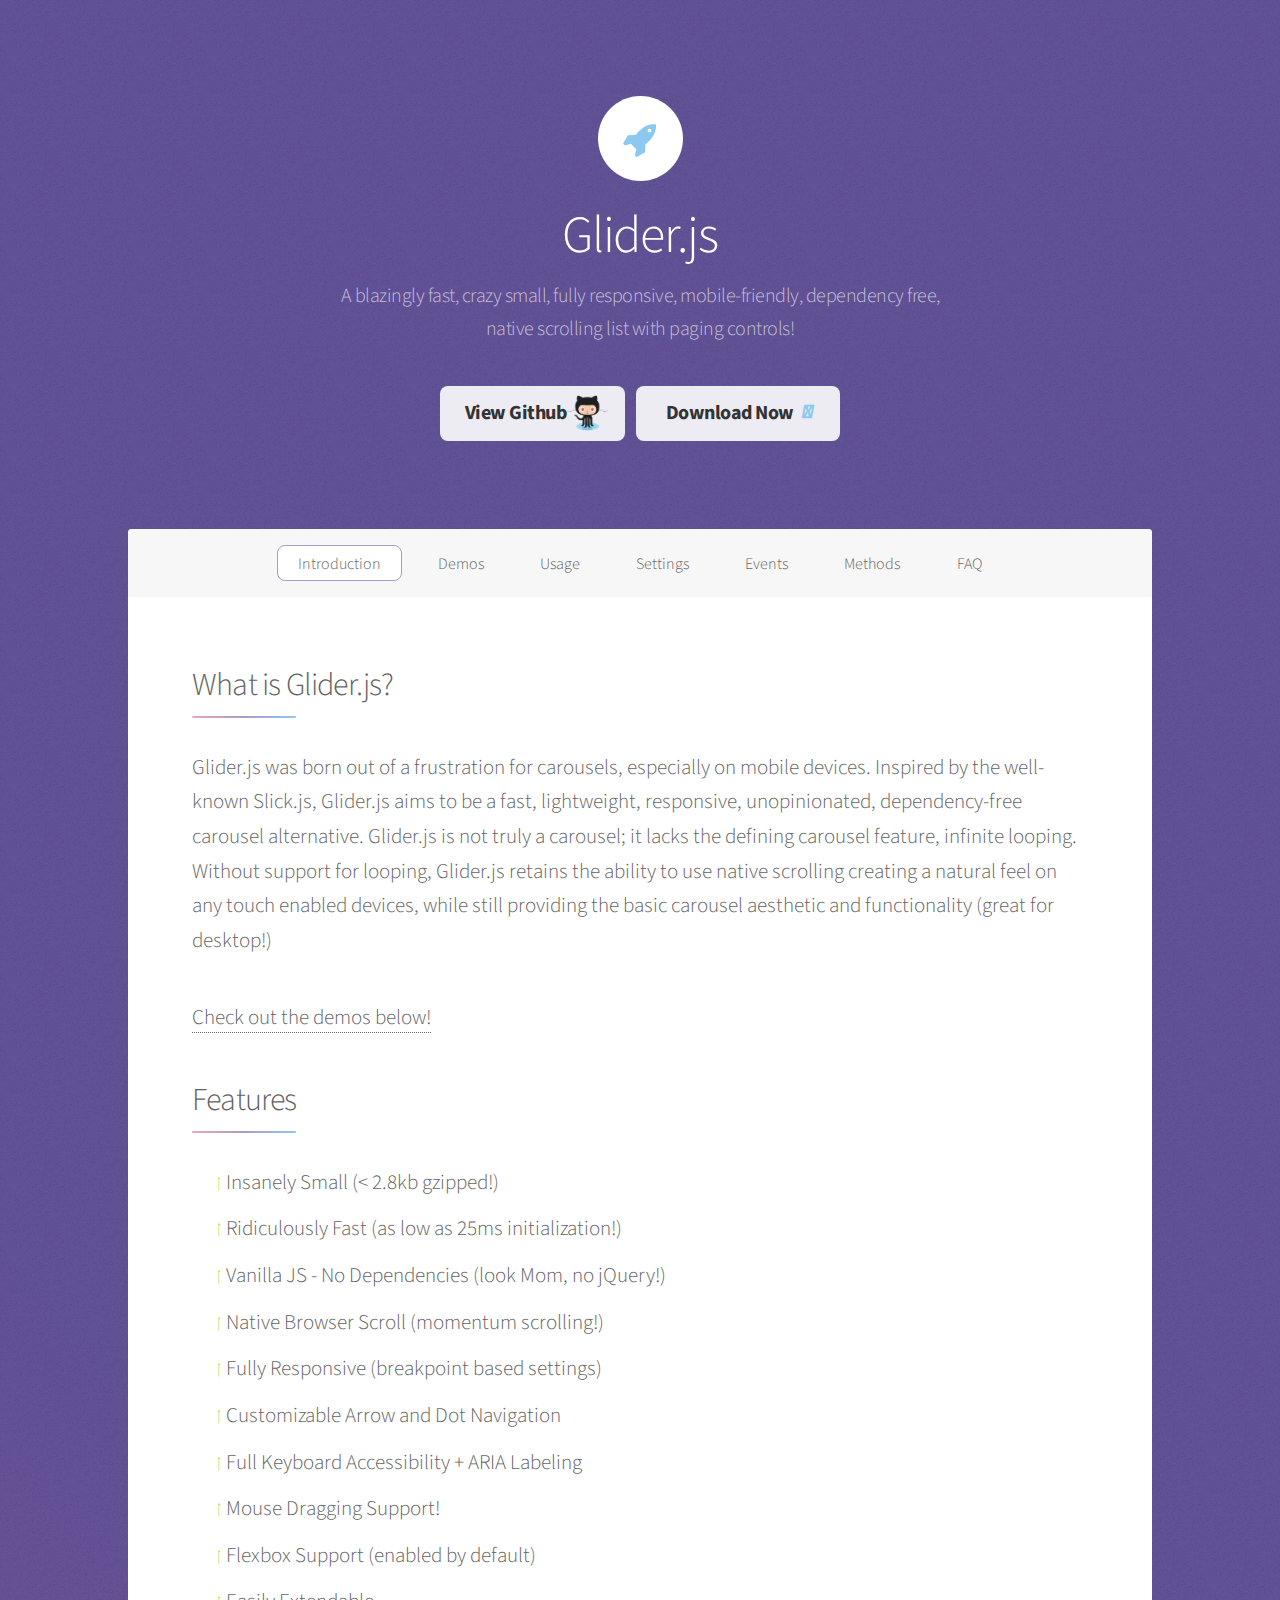
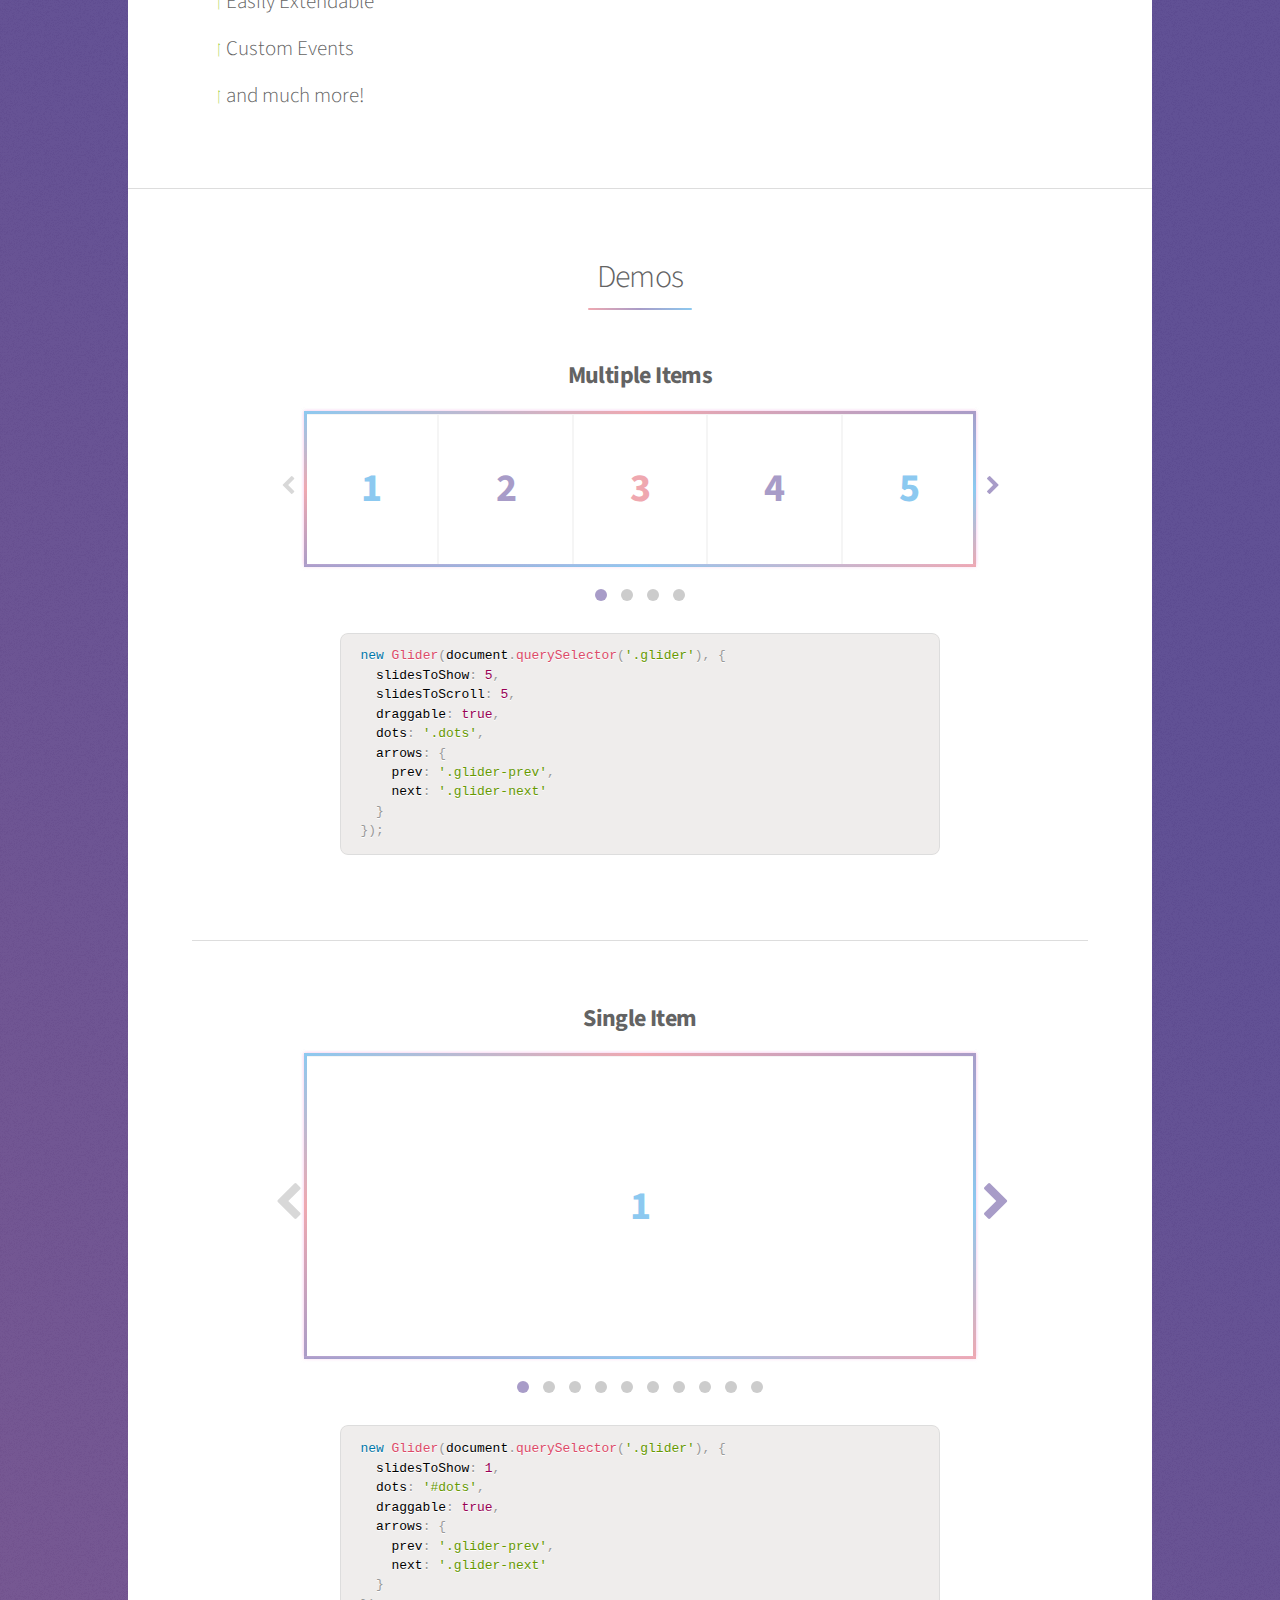
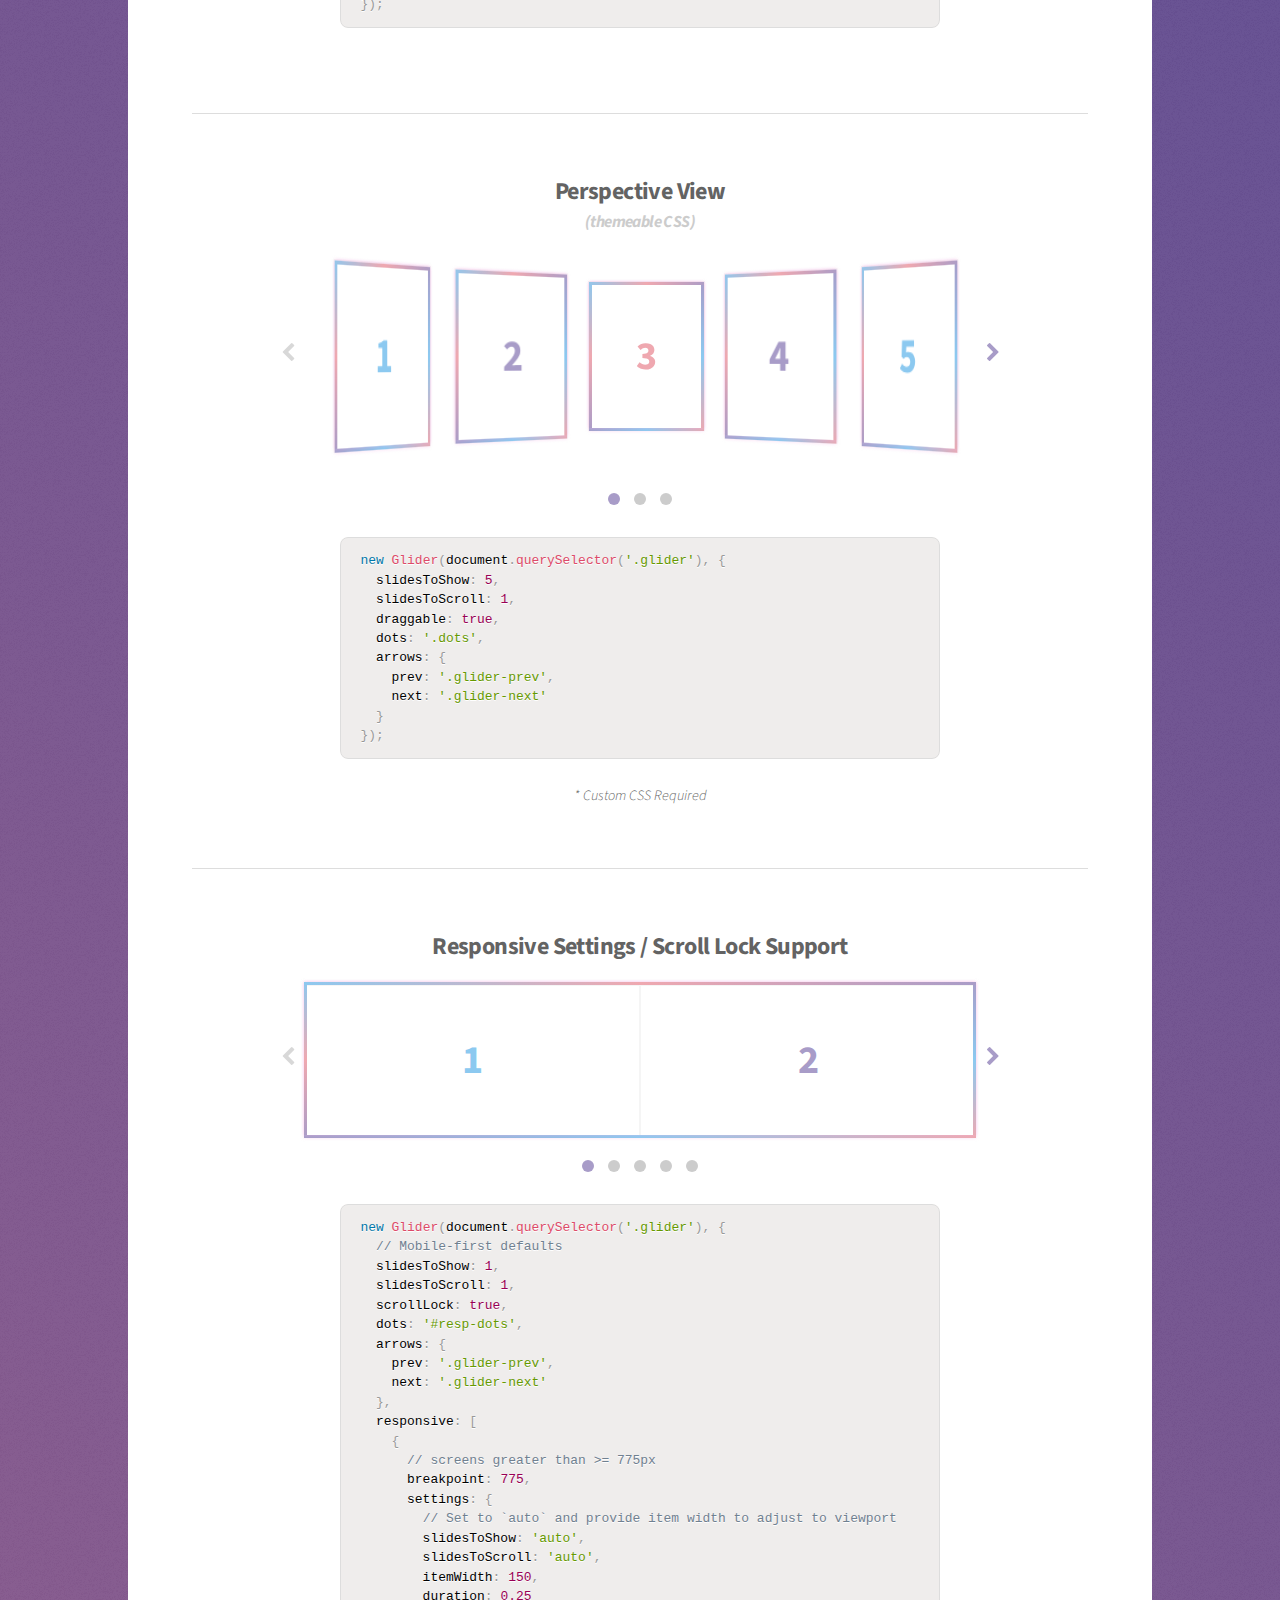
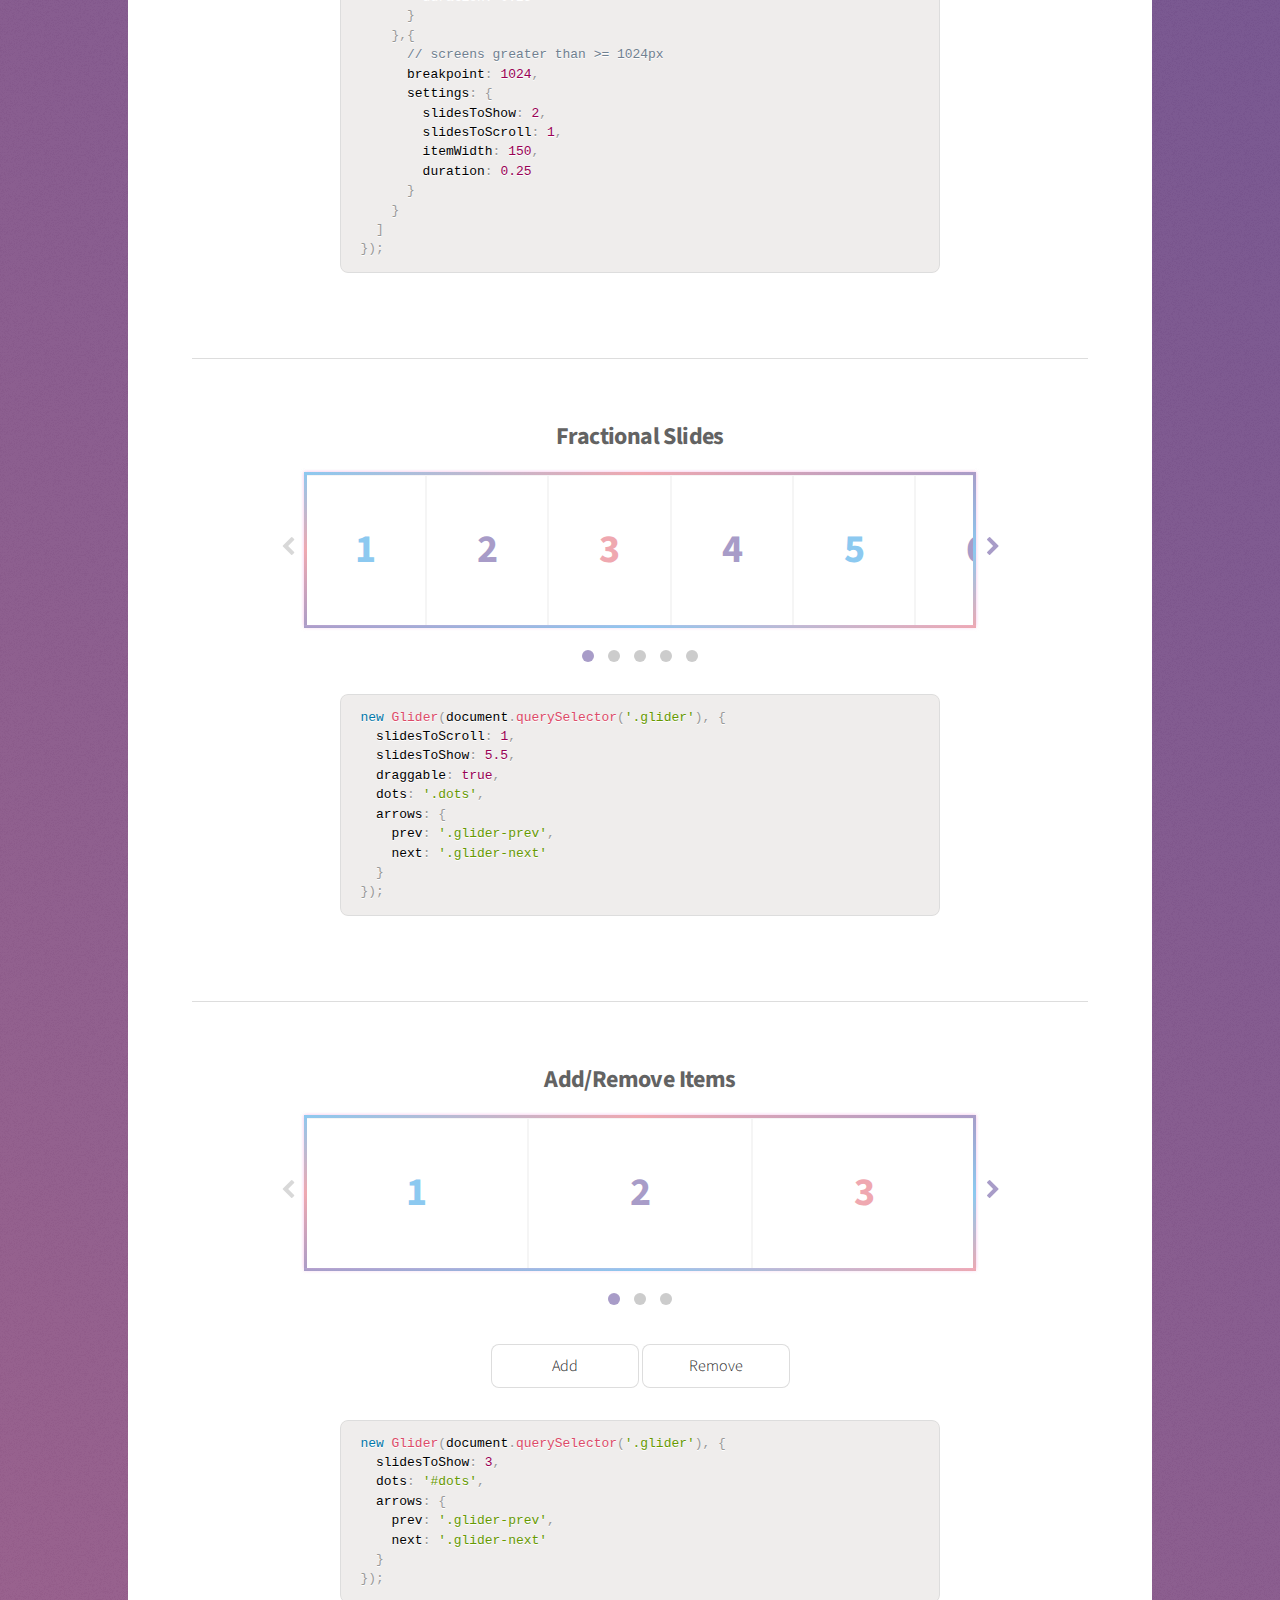
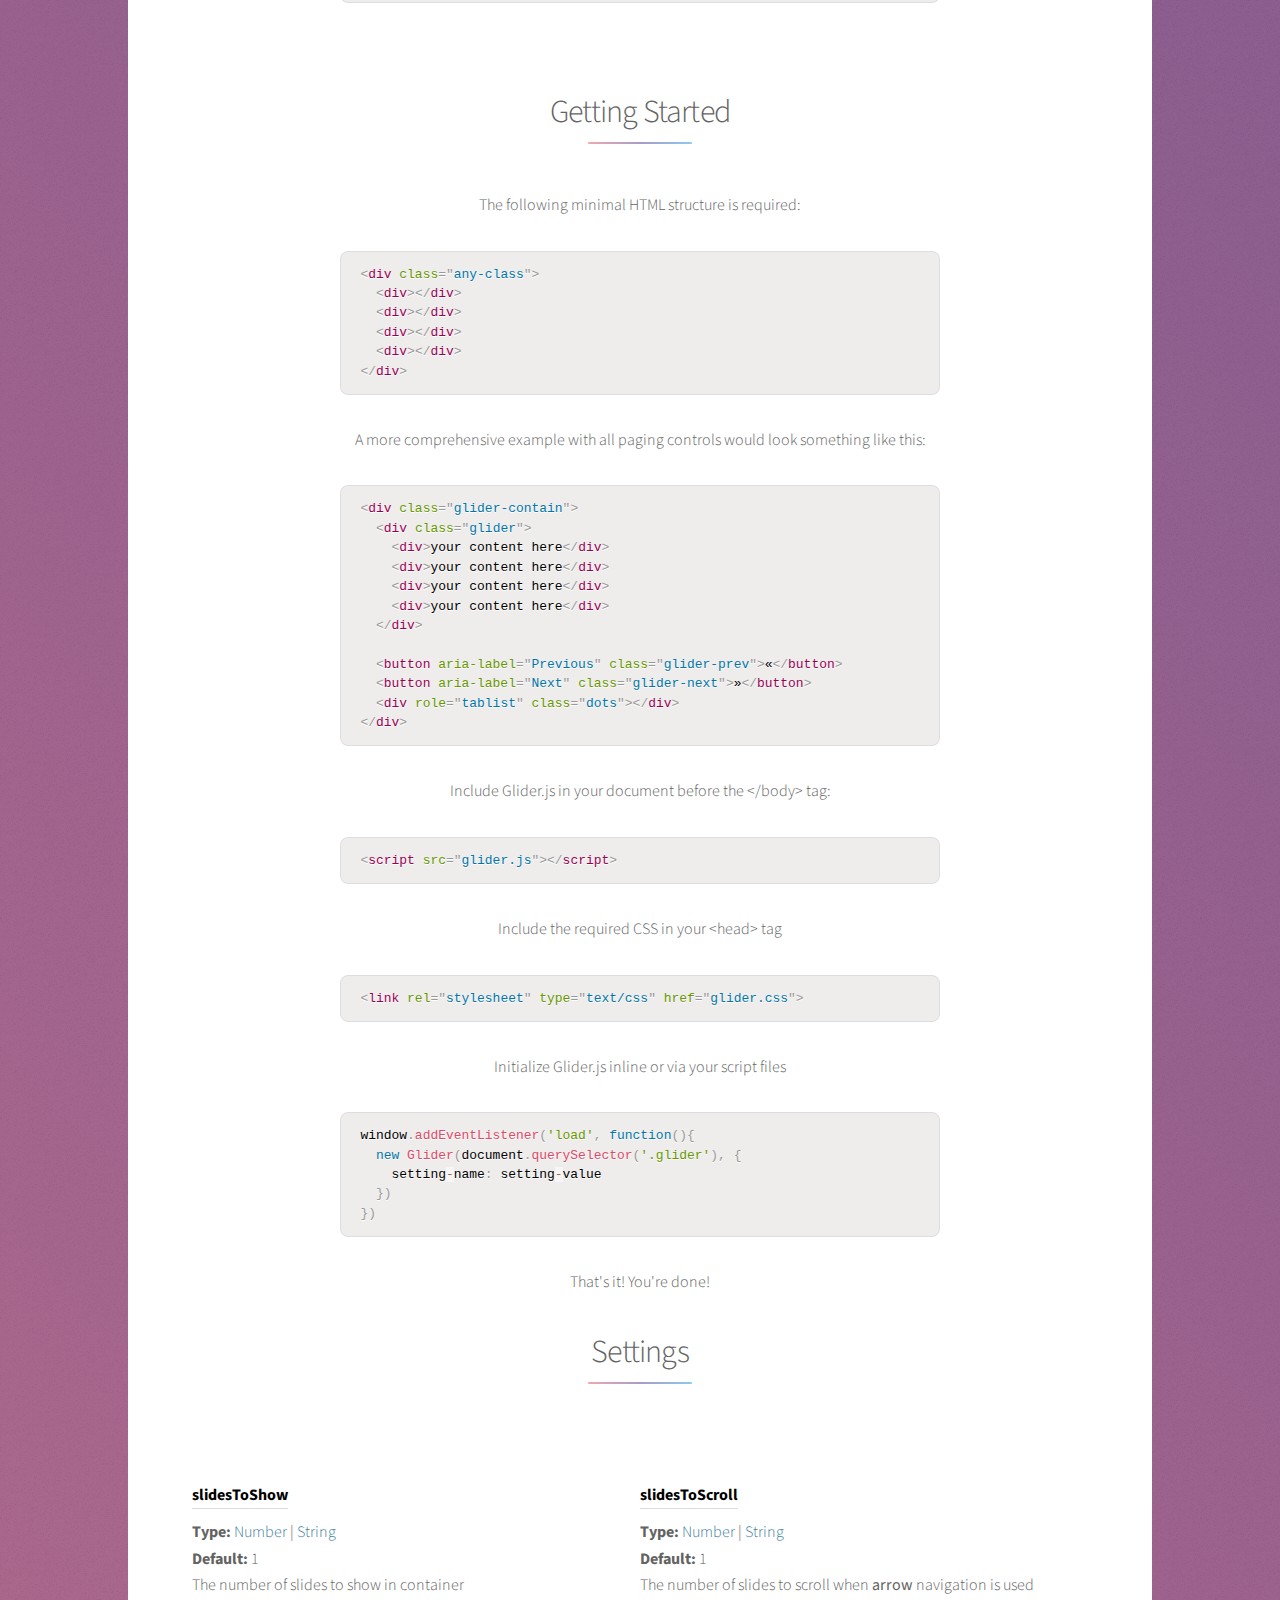
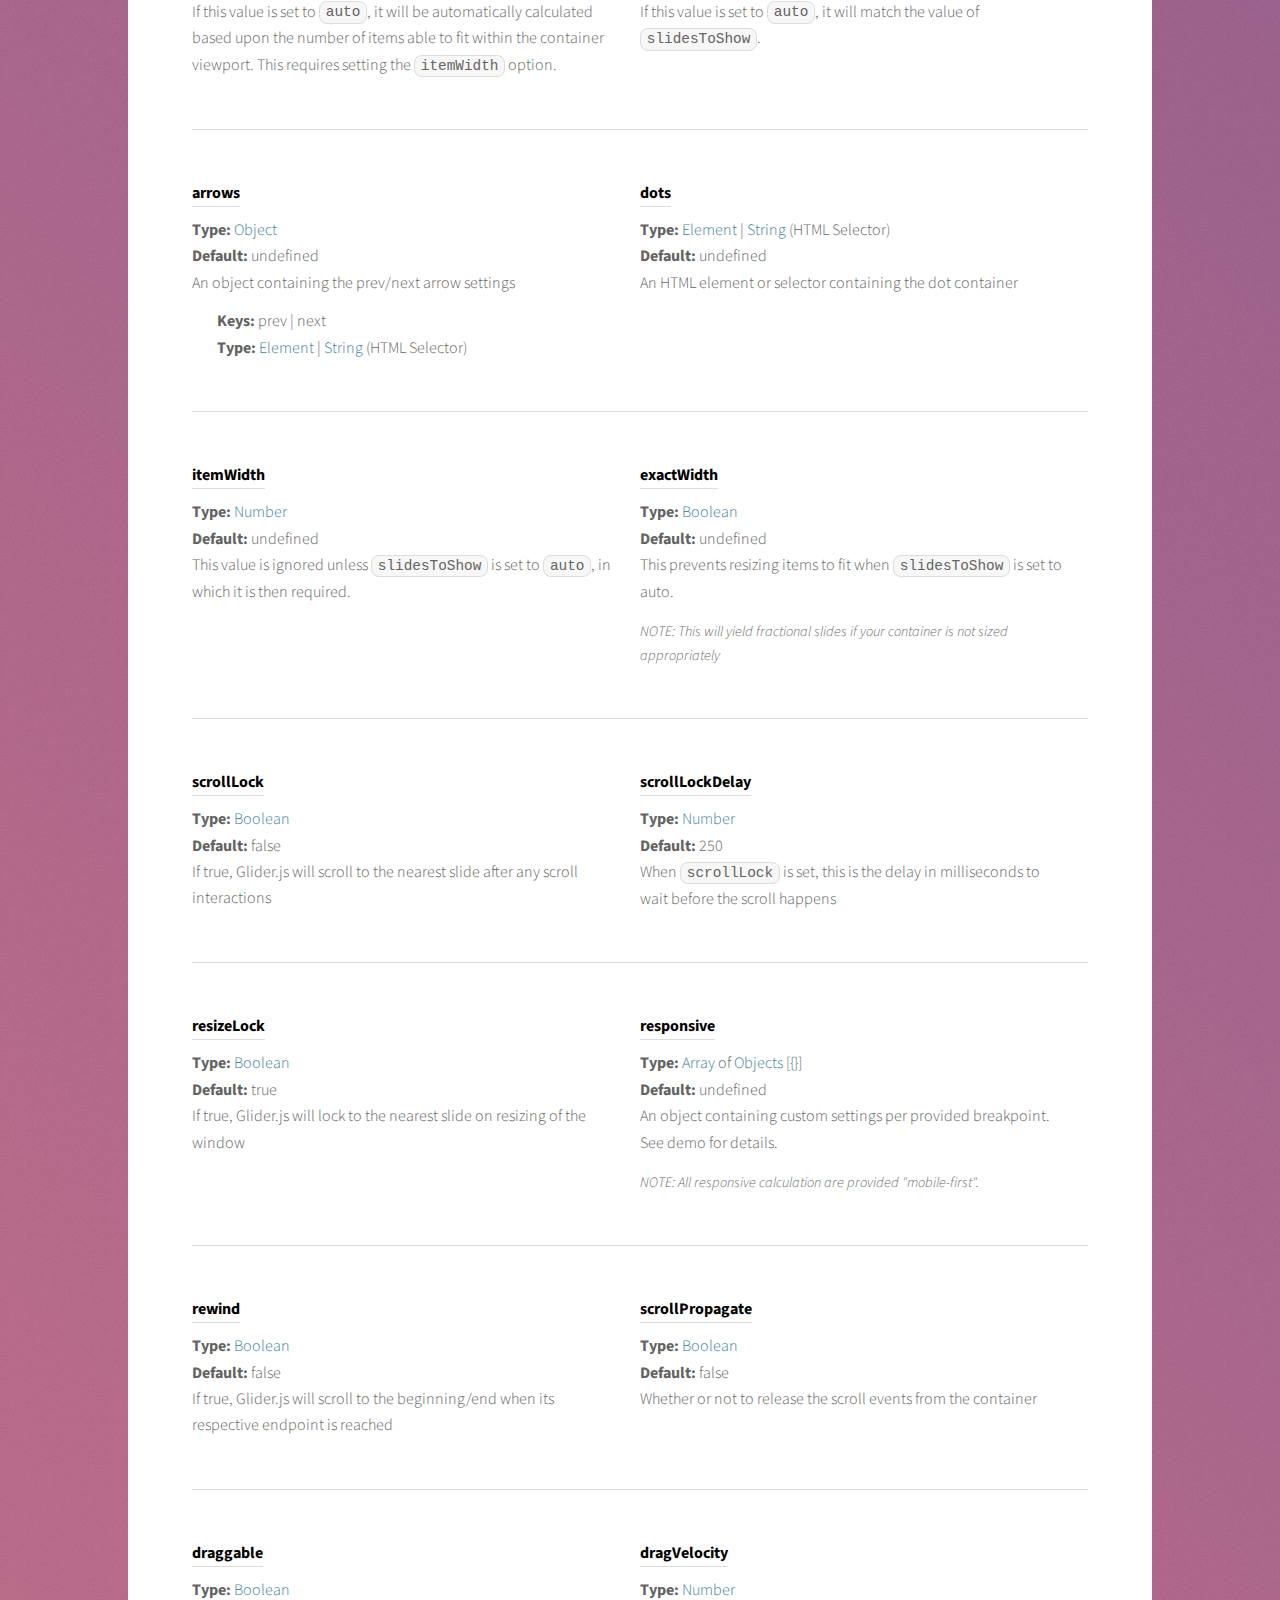
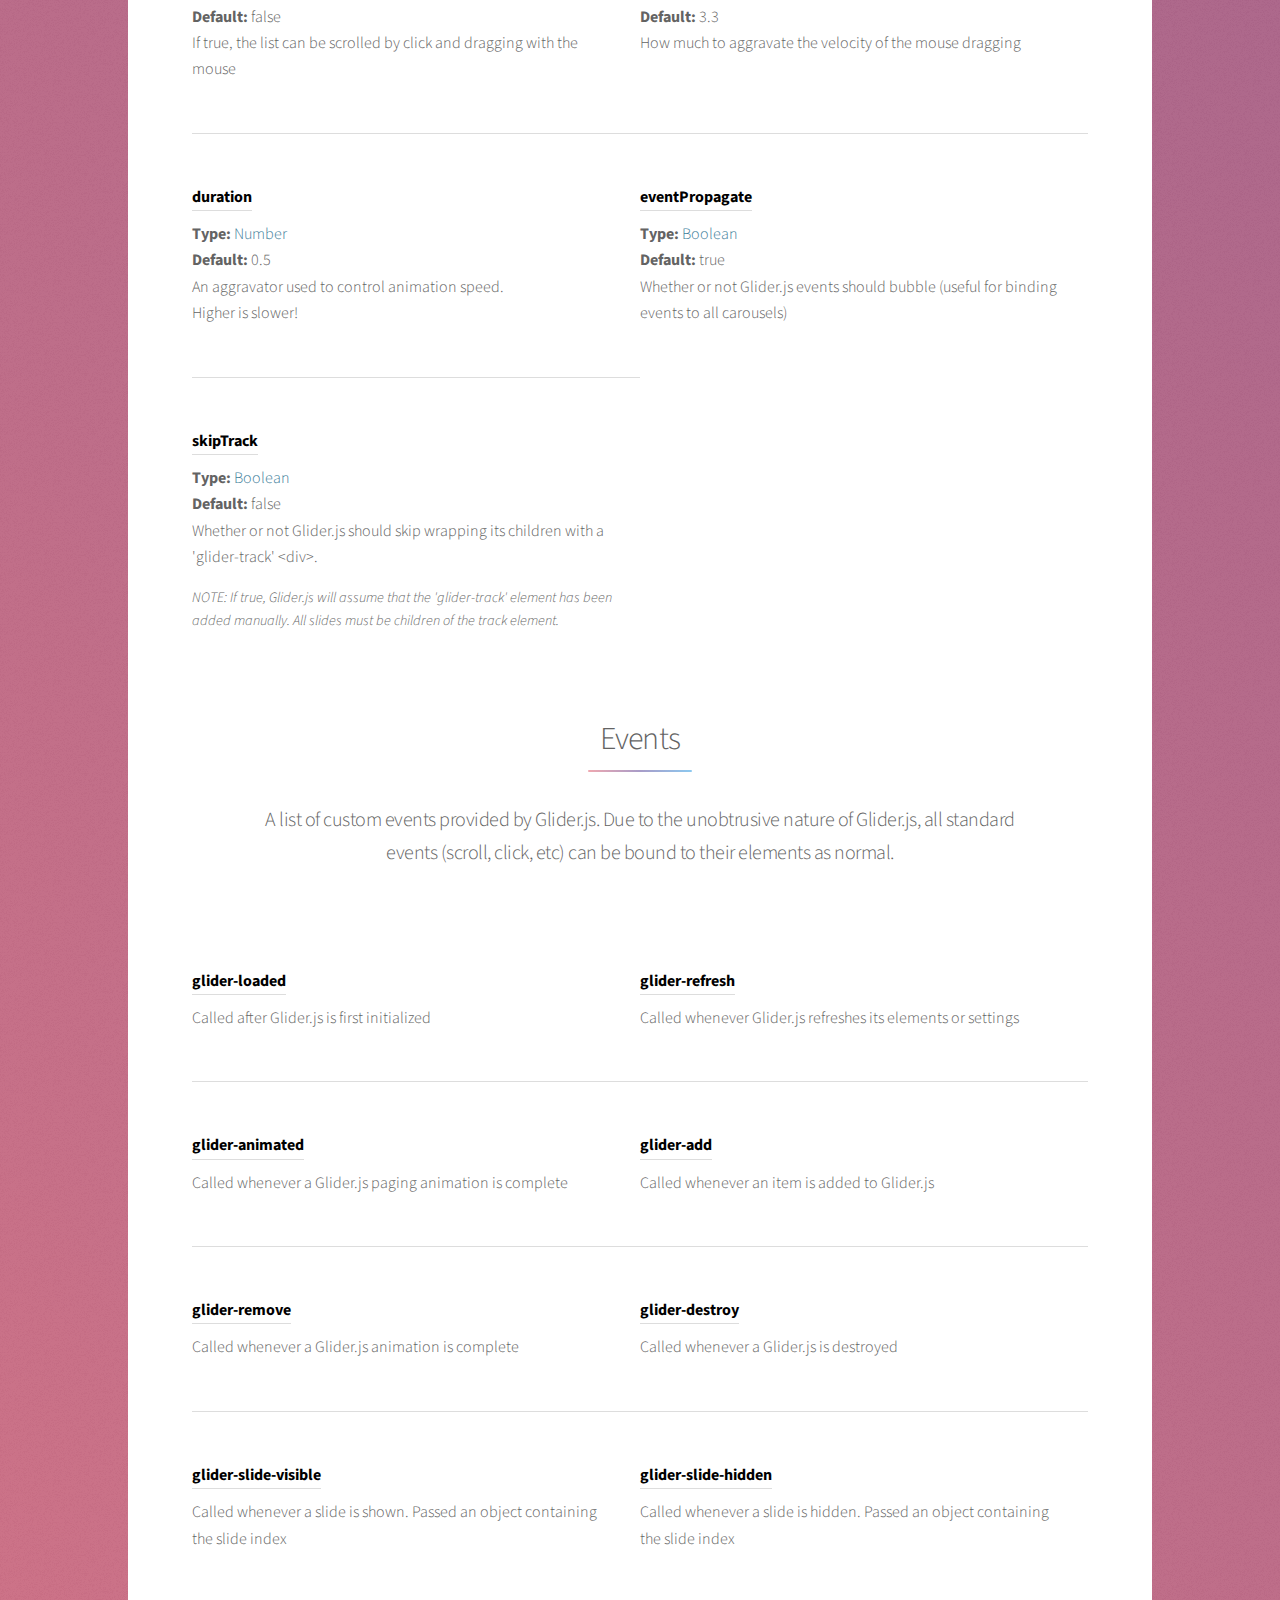
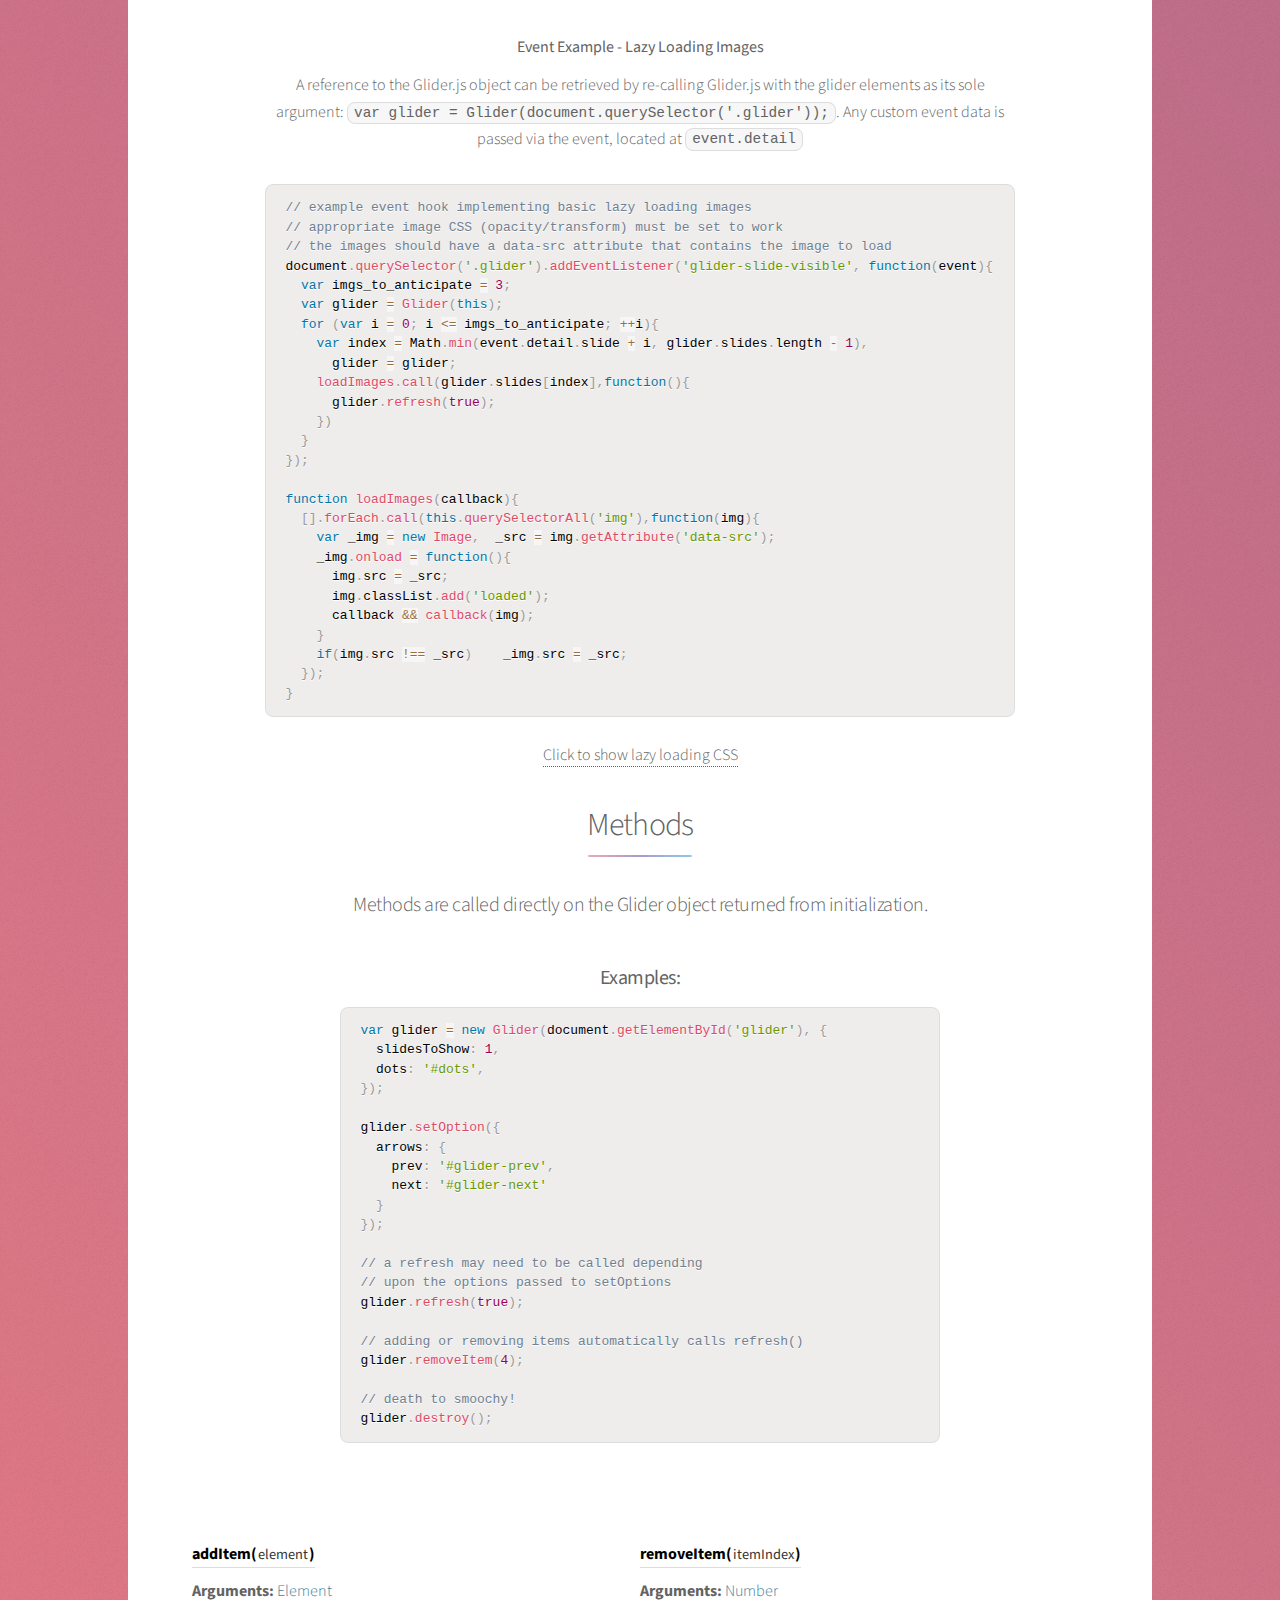
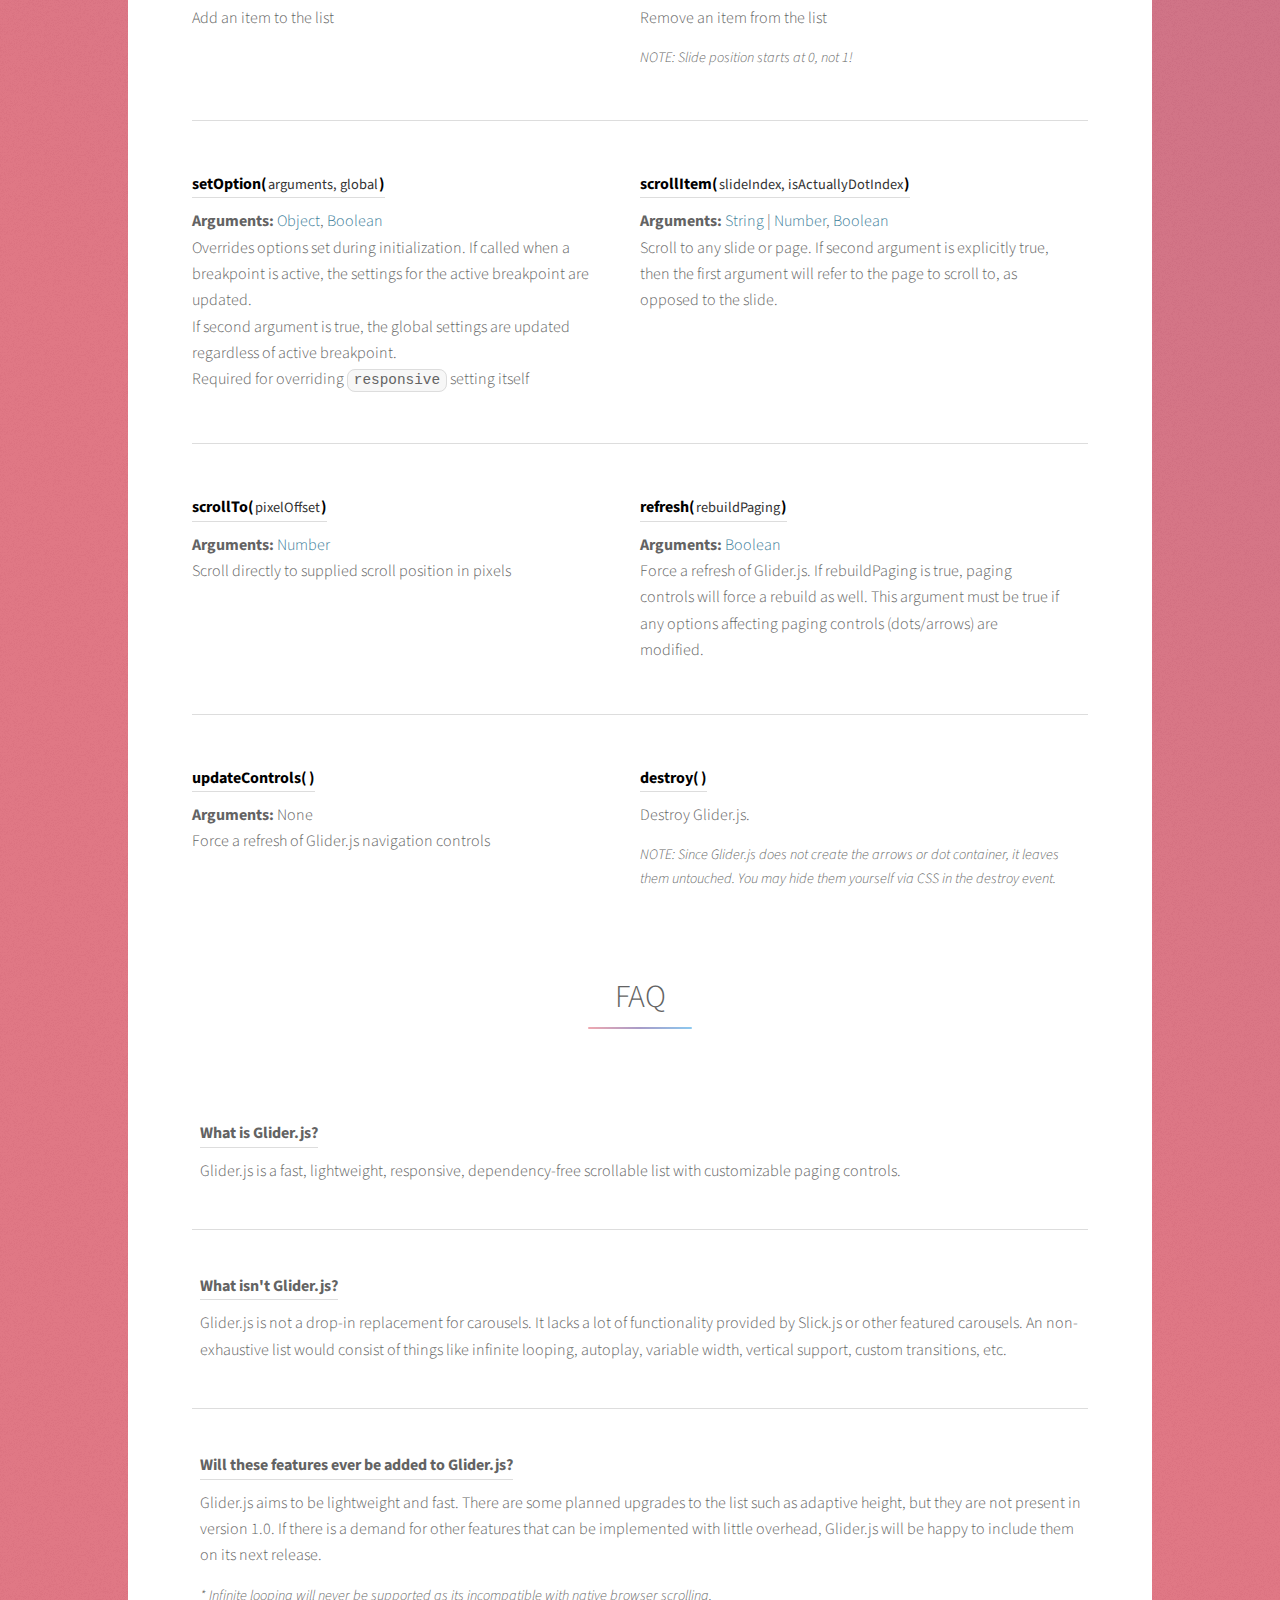
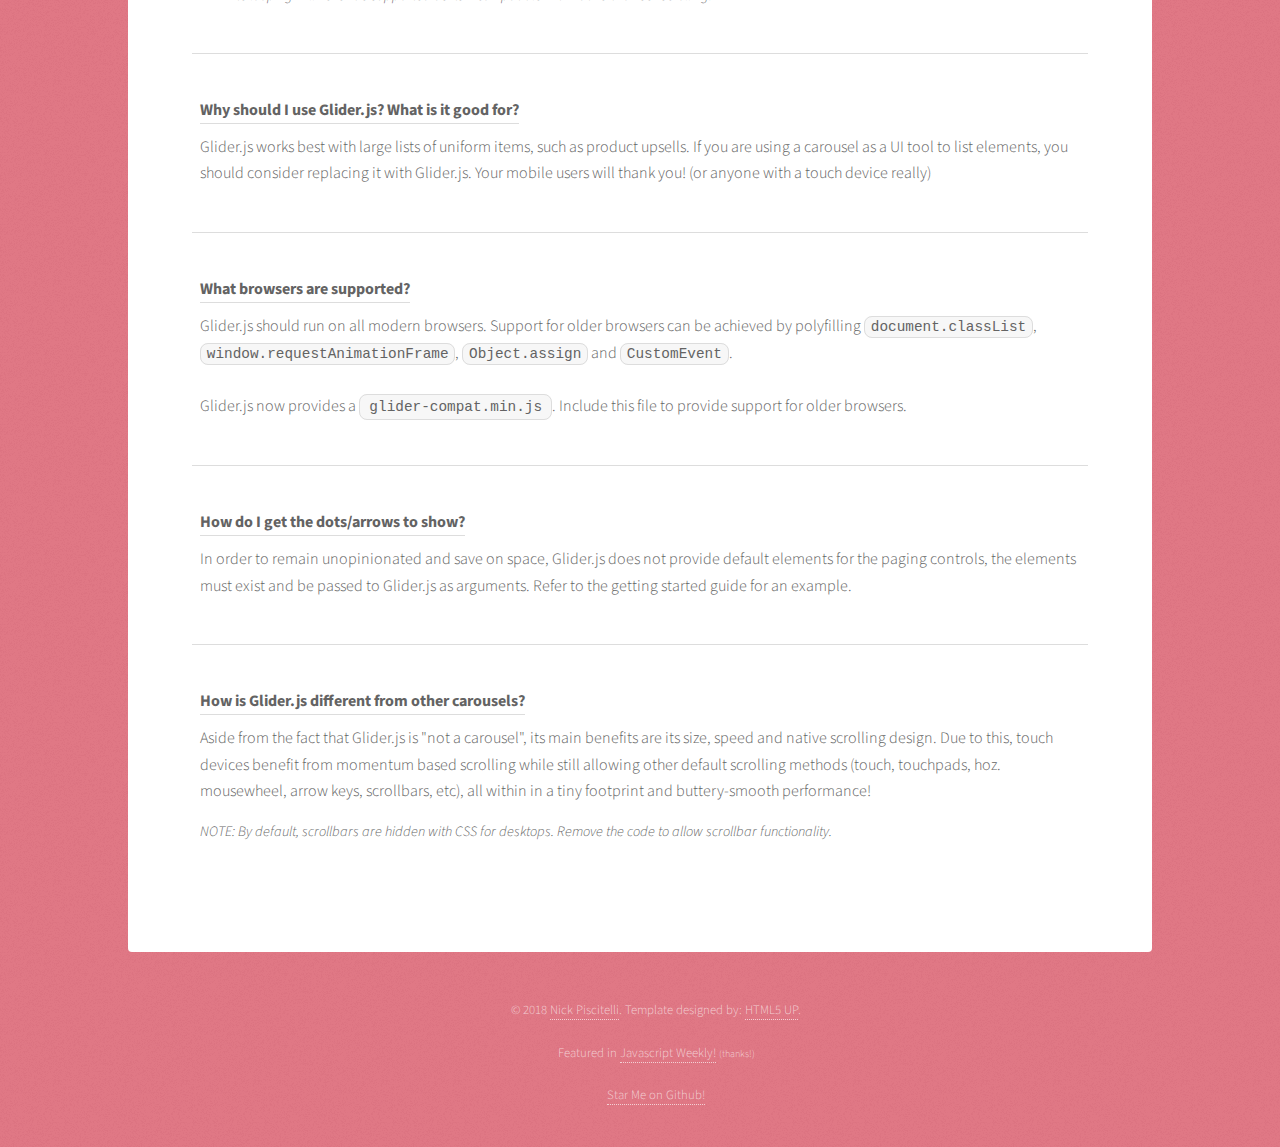
<file: glider/docs/index.html>
<!DOCTYPE HTML>
<html>
<head>
  <!--

    _____ __ _     __                _
   / ___// /(_)___/ /___  ____      (_)___
  / (_ // // // _  // -_)/ __/_    / /(_-<
  \___//_//_/ \_,_/ \__//_/  (_)__/ //___/
                               |___/

  Version: 1.5
  Author: Nick Piscitelli (pickykneee)
  Website: https://nickpiscitelli.com
  License: MIT License
  Release Date: October 25th, 2018

  -->
  <title>Glider.js - A fast, lightweight carousel alternative</title>
  <meta charset="utf-8" />
  <link rel="shortcut icon" href="favicon.ico" type="image/x-icon" />
  <meta name='viewport' content='width=device-width, initial-scale=1.0, maximum-scale=1.0, user-scalable=0' />
  <link rel="canonical" href="https://nickpiscitelli.github.io/Glider.js/" />
  <link rel="stylesheet" href="https://use.fontawesome.com/releases/v5.4.1/css/all.css" integrity="sha384-5sAR7xN1Nv6T6+dT2mhtzEpVJvfS3NScPQTrOxhwjIuvcA67KV2R5Jz6kr4abQsz" crossorigin="anonymous">
  <link rel="stylesheet" href="assets/css/prism.css" />
  <link rel="stylesheet" href="assets/css/main.css" />
  <link rel="canonical" href="https://nickpiscitelli.github.io/Glider.js" />
  <noscript>
    <link rel="stylesheet" href="assets/css/noscript.css" />
  </noscript>
  <script src="assets/js/glider-compat.min.js"></script>
  <script src="assets/js/glider.min.js"></script>
</head>

<body class="is-preload">

  <!-- Wrapper -->
  <div id="wrapper">

    <!-- Header -->
    <header id="header" class="alt">
      <span class="logo"><img src="images/logo.svg" alt="" /></span>
      <h1>Glider.js</h1>
      <p>
        A blazingly fast, crazy small, fully responsive, mobile-friendly, dependency free,
        native scrolling list with paging controls!
      </p>
      <p>
        <a href="https://github.com/NickPiscitelli/Glider.js" class="button github">
          <img class="octo" src="images/octo.png" > <span class="mobileHide">View</span> Github
        </a>
        &nbsp;
        <a onclick="ga('send','event','Download Button');" href="https://github.com/NickPiscitelli/Glider.js/archive/master.zip" class="button">
          Download <span class="mobileHide">Now</span>
        <i class="zip fas fa-download dl-icon"></i>
        </a>
      </p>
    </header>

    <!-- Nav -->
    <nav id="nav">
      <ul>
        <li><a href="#intro" class="active">Introduction</a></li>
        <li><a href="#demos">Demos</a></li>
        <li><a href="#usage">Usage</a></li>
        <li><a href="#settings">Settings</a></li>
        <li><a href="#events">Events</a></li>
        <li><a href="#methods">Methods</a></li>
        <li><a href="#faq">FAQ</a></li>
      </ul>
    </nav>
    <!-- Main -->
    <div id="main">
      <!-- Introduction -->
      <section id="intro" class="main">
        <div class="spotlight">
          <div class="content">
            <header class="major">
              <h2>What is Glider.js?</h2>
            </header>
            <p>
              Glider.js was born out of a frustration for carousels, especially on mobile devices. Inspired by the well-known Slick.js, Glider.js aims
              to be a fast, lightweight, responsive, unopinionated, dependency-free carousel alternative. Glider.js is not truly a carousel; it lacks
              the defining carousel feature, infinite looping. Without support for looping, Glider.js retains the ability to use native scrolling creating
              a natural feel on any touch enabled devices, while still providing the basic carousel aesthetic and functionality (great for desktop!)
            </p>
            <p>
              <a href="#demos" class="smooth-scroll">Check out the demos below!</a>
            </p>

            <header class="major">
              <h2>Features</h2>
            </header>
            <ul class="script-features">
              <li><i class="fas fa-check"></i>Insanely Small (&lt; 2.8kb gzipped!)</li>
              <li><i class="fas fa-check"></i>Ridiculously Fast (as low as 25ms initialization!)</li>
              <li><i class="fas fa-check"></i>Vanilla JS - No Dependencies (look Mom, no jQuery!)</li>
              <li><i class="fas fa-check"></i>Native Browser Scroll (momentum scrolling!)</li>
              <li><i class="fas fa-check"></i>Fully Responsive (breakpoint based settings)</li>
              <li><i class="fas fa-check"></i>Customizable Arrow and Dot Navigation</li>
              <li><i class="fas fa-check"></i>Full Keyboard Accessibility + ARIA Labeling</li>
              <li><i class="fas fa-check"></i>Mouse Dragging Support!</li>
              <li><i class="fas fa-check"></i>Flexbox Support (enabled by default)</li>
              <li><i class="fas fa-check"></i>Easily Extendable</li>
              <li><i class="fas fa-check"></i>Custom Events</li>
              <li><i class="fas fa-check"></i>and much more!</li>
            </ul>
          </div>
        </div>
      </section>

      <!-- First Section -->
      <section id="demos" class="main special">
        <header class="major">
          <h2>Demos</h2>
        </header>

        <div class="demo first">
          <h2>Multiple Items</h2>
          <div data-name="Multiple Item" class="glider-contain multiple">
            <div class="gradient-border-bottom">
              <div class="gradient-border">
                <div class="glider" id="glider-double">
                  <div><h1>1</h1></div>
                  <div><h1>2</h1></div>
                  <div><h1>3</h1></div>
                  <div><h1>4</h1></div>
                  <div><h1>5</h1></div>
                  <div><h1>6</h1></div>
                  <div><h1>7</h1></div>
                  <div><h1>8</h1></div>
                  <div><h1>9</h1></div>
                  <div><h1>10</h1></div>
                  <div><h1>11</h1></div>
                  <div><h1>12</h1></div>
                  <div><h1>13</h1></div>
                  <div><h1>14</h1></div>
                  <div><h1>15</h1></div>
                  <div><h1>16</h1></div>
                  <div><h1>17</h1></div>
                  <div><h1>18</h1></div>
                </div>
              </div>
            </div>
            <button role="button" aria-label="Previous" class="glider-prev" id="glider-prev-2"><i class="fa fa-chevron-left"></i></i></button>
            <button role="button" aria-label="Next" class="glider-next" id="glider-next-2"><i class="fa fa-chevron-right"></i></i></button>
            <div id="dots2"></div>
          </div>
          <script>
            window.addEventListener('load', function () {
              window.glides = new Glider(document.getElementById('glider-double'), {
                slidesToShow: 5,
                slidesToScroll: 5,
                draggable: true,
                dots: '#dots2',
                arrows: {
                  prev: '#glider-prev-2',
                  next: '#glider-next-2'
                }
              })
            });
          </script>
          <pre class="line-numbers language-javascript">
            <code class="line-numbers language-javascript">
              new Glider(document.querySelector('.glider'), {
                slidesToShow: 5,
                slidesToScroll: 5,
                draggable: true,
                dots: '.dots',
                arrows: {
                  prev: '.glider-prev',
                  next: '.glider-next'
                }
              });
            </code>
          </pre>
        </div>


        <div class="demo">
          <h2>Single Item</h2>
          <div data-name="Single Item" class="glider-contain">
            <div class="gradient-border-bottom">
              <div class="gradient-border">
                <div class="glider" id="glider-single">
                  <div><h1>1</h1></div>
                  <div><h1>2</h1></div>
                  <div><h1>3</h1></div>
                  <div><h1>4</h1></div>
                  <div><h1>5</h1></div>
                  <div><h1>6</h1></div>
                  <div><h1>7</h1></div>
                  <div><h1>8</h1></div>
                  <div><h1>9</h1></div>
                  <div><h1>10</h1></div>
                </div>
              </div>
            </div>
            <button role="button" aria-label="Previous" class="glider-prev" id="glider-prev"><i class="fa fa-chevron-left"></i></i></button>
            <button role="button" aria-label="Next" class="glider-next" id="glider-next"><i class="fa fa-chevron-right"></i></i></button>
            <div id="dots"></div>
          </div>
          <script>
            window.addEventListener('load', function(){
              new Glider(document.getElementById('glider-single'), {
                slidesToShow: 1,
                dots: '#dots',
                draggable: true,
                arrows: {
                  prev: '#glider-prev',
                  next: '#glider-next'
                },
                easing: function (x, t, b, c, d) {
                  return c*(t/=d)*t + b;
                }
              });
            });
          </script>

          <pre class="line-numbers language-javascript">
            <code class="line-numbers language-javascript">
              new Glider(document.querySelector('.glider'), {
                slidesToShow: 1,
                dots: '#dots',
                draggable: true,
                arrows: {
                  prev: '.glider-prev',
                  next: '.glider-next'
                }
              });
            </code>
          </pre>
        </div>

        <div class="demo persp">
          <h2>Perspective View<span class="aside">(themeable CSS)</span></h2>
          <div data-name="Perspective View" class="glider-contain multiple">
            <div class="glider glider-persp" id="glider-persp">
              <div><div class="gradient-border-bottom"><div class="gradient-border"><h1>1</h1></div></div></div>
              <div><div class="gradient-border-bottom"><div class="gradient-border"><h1>2</h1></div></div></div>
              <div><div class="gradient-border-bottom"><div class="gradient-border"><h1>3</h1></div></div></div>
              <div><div class="gradient-border-bottom"><div class="gradient-border"><h1>4</h1></div></div></div>
              <div><div class="gradient-border-bottom"><div class="gradient-border"><h1>5</h1></div></div></div>
              <div><div class="gradient-border-bottom"><div class="gradient-border"><h1>6</h1></div></div></div>
              <div><div class="gradient-border-bottom"><div class="gradient-border"><h1>7</h1></div></div></div>
              <div><div class="gradient-border-bottom"><div class="gradient-border"><h1>8</h1></div></div></div>
              <div><div class="gradient-border-bottom"><div class="gradient-border"><h1>9</h1></div></div></div>
              <div><div class="gradient-border-bottom"><div class="gradient-border"><h1>10</h1></div></div></div>
              <div><div class="gradient-border-bottom"><div class="gradient-border"><h1>11</h1></div></div></div>
              <div><div class="gradient-border-bottom"><div class="gradient-border"><h1>12</h1></div></div></div>
              <div><div class="gradient-border-bottom"><div class="gradient-border"><h1>13</h1></div></div></div>
              <div><div class="gradient-border-bottom"><div class="gradient-border"><h1>14</h1></div></div></div>
              <div><div class="gradient-border-bottom"><div class="gradient-border"><h1>15</h1></div></div></div>
            </div>
            <button role="button" aria-label="Previous" class="glider-prev" id="glider-prev-per"><i class="fa fa-chevron-left"></i></i></button>
            <button role="button" aria-label="Next" class="glider-next" id="glider-next-per"><i class="fa fa-chevron-right"></i></i></button>
            <div id="dots-per"></div>
          </div>
          <script>
            window.addEventListener('load', function () {
              window.glides = new Glider(document.getElementById('glider-persp'), {
                slidesToShow: 5,
                slidesToScroll: 1,
                draggable: true,
                dots: '#dots-per',
                arrows: {
                  prev: '#glider-prev-per',
                  next: '#glider-next-per'
                }
              })
            });
          </script>
          <pre class="line-numbers language-javascript">
            <code class="line-numbers language-javascript">
              new Glider(document.querySelector('.glider'), {
                slidesToShow: 5,
                slidesToScroll: 1,
                draggable: true,
                dots: '.dots',
                arrows: {
                  prev: '.glider-prev',
                  next: '.glider-next'
                }
              });
            </code>
          </pre>
          <span class="aside">* Custom CSS Required</span>
        </div>
        <div class="demo">
          <h2>Responsive Settings / Scroll Lock Support</h2>
          <div data-name="Responsive Settings" class="glider-contain multiple">
            <div class="gradient-border-bottom">
              <div class="gradient-border">
                <div class="glider" id="glider-resp">
                  <div><h1>1</h1></div>
                  <div><h1>2</h1></div>
                  <div><h1>3</h1></div>
                  <div><h1>4</h1></div>
                  <div><h1>5</h1></div>
                  <div><h1>6</h1></div>
                  <div><h1>7</h1></div>
                  <div><h1>8</h1></div>
                  <div><h1>9</h1></div>
                  <div><h1>10</h1></div>
                </div>
              </div>
            </div>
            <button role="button" aria-label="Previous" class="glider-prev" id="glider-prev-resp"><i class="fa fa-chevron-left"></i></i></button>
            <button role="button" aria-label="Next" class="glider-next" id="glider-next-resp"><i class="fa fa-chevron-right"></i></i></button>
            <div id="resp-dots"></div>
          </div>
          <script>
            window.addEventListener('load',function(){
              new Glider(document.querySelector('#glider-resp'), {
                // Mobile-first defaults
                slidesToShow: 1,
                slidesToScroll: 1,
                scrollLock: true,
                dots: '#resp-dots',
                arrows: {
                  prev: '#glider-prev-resp',
                  next: '#glider-next-resp'
                },
                responsive: [
                  {
                    breakpoint: 775,
                    settings: {
                      slidesToShow: 'auto',
                      slidesToScroll: 'auto',
                      itemWidth: 150,
                      duration: 0.25
                    }
                  },{
                    breakpoint: 1024,
                    settings: {
                      slidesToShow: 2,
                      slidesToScroll: 1,
                      itemWidth: 150,
                      duration: 0.25
                    }
                  }
                ]
              })
            });
          </script>

          <pre class="line-numbers language-javascript">
            <code class="line-numbers language-javascript">
              new Glider(document.querySelector('.glider'), {
                // Mobile-first defaults
                slidesToShow: 1,
                slidesToScroll: 1,
                scrollLock: true,
                dots: '#resp-dots',
                arrows: {
                  prev: '.glider-prev',
                  next: '.glider-next'
                },
                responsive: [
                  {
                    // screens greater than >= 775px
                    breakpoint: 775,
                    settings: {
                      // Set to `auto` and provide item width to adjust to viewport
                      slidesToShow: 'auto',
                      slidesToScroll: 'auto',
                      itemWidth: 150,
                      duration: 0.25
                    }
                  },{
                    // screens greater than >= 1024px
                    breakpoint: 1024,
                    settings: {
                      slidesToShow: 2,
                      slidesToScroll: 1,
                      itemWidth: 150,
                      duration: 0.25
                    }
                  }
                ]
              });
            </code>
          </pre>
        </div>

        <div class="demo">
          <h2>Fractional Slides</h2>
          <div data-name="Fractional Slides" class="glider-contain multiple">
            <div class="gradient-border-bottom">
              <div class="gradient-border">
                <div class="glider" id="glider-cut">
                  <div><h1>1</h1></div>
                  <div><h1>2</h1></div>
                  <div><h1>3</h1></div>
                  <div><h1>4</h1></div>
                  <div><h1>5</h1></div>
                  <div><h1>6</h1></div>
                  <div><h1>7</h1></div>
                  <div><h1>8</h1></div>
                  <div><h1>9</h1></div>
                  <div><h1>10</h1></div>
                  <div><h1>11</h1></div>
                  <div><h1>12</h1></div>
                  <div><h1>13</h1></div>
                  <div><h1>14</h1></div>
                  <div><h1>15</h1></div>
                  <div><h1>16</h1></div>
                  <div><h1>17</h1></div>
                  <div><h1>18</h1></div>
                  <div><h1>19</h1></div>
                  <div><h1>20</h1></div>
                  <div><h1>21</h1></div>
                  <div><h1>22</h1></div>
                  <div><h1>23</h1></div>
                  <div><h1>24</h1></div>
                </div>
              </div>
            </div>
            <button role="button" aria-label="Previous" class="glider-prev" id="cut-prev"><i class="fa fa-chevron-left"></i></i></button>
            <button role="button" aria-label="Next" class="glider-next" id="cut-next"><i class="fa fa-chevron-right"></i></i></button>
            <div role="tablist" id="frac-dots"></div>
          </div>
          <script>
            window.addEventListener('load',function(){
              var glider = new Glider(document.getElementById('glider-cut'), {
                slidesToScroll: 1,
                slidesToShow: 5.5,
                draggable: true,
                dots: '#frac-dots',
                arrows: {
                  prev: '#cut-prev',
                  next: '#cut-next'
                }
              });
            })
          </script>

          <pre class="line-numbers language-javascript">
            <code class="line-numbers language-javascript">
              new Glider(document.querySelector('.glider'), {
                slidesToScroll: 1,
                slidesToShow: 5.5,
                draggable: true,
                dots: '.dots',
                arrows: {
                  prev: '.glider-prev',
                  next: '.glider-next'
                }
              });
            </code>
          </pre>
        </div>

        <div class="demo">
          <div id="add"><h1></h1></div>
          <h2>Add/Remove Items</h2>
          <div data-name="Add/Remove Items" class="glider-contain multiple">
            <div class="gradient-border-bottom">
              <div class="gradient-border">
                <div class="glider" id="glider-add">
                  <div><h1>1</h1></div>
                  <div><h1>2</h1></div>
                  <div><h1>3</h1></div>
                  <div><h1>4</h1></div>
                  <div><h1>5</h1></div>
                  <div><h1>6</h1></div>
                  <div><h1>7</h1></div>
                  <div><h1>8</h1></div>
                  <div><h1>9</h1></div>
                </div>
              </div>
            </div>
            <button role="button" aria-label="Previous" class="glider-prev" id="glider-prev-add"><i class="fa fa-chevron-left"></i></i></button>
            <button role="button" aria-label="Next" class="glider-next" id="glider-next-add"><i class="fa fa-chevron-right"></i></i></button>
            <div id="add-dots"></div>
          </div>
          <p class="buttons">
            <a class="button" id="addSlide">Add</a>
            <a class="button" id="removeSlide">Remove</a>
          </p>
          <script>
          window.addEventListener('load',function(){
            var glider = new Glider(document.getElementById('glider-add'), {
              slidesToShow: 3,
              duration: .6,
              dots: '#add-dots',
              arrows: {
                prev: '#glider-prev-add',
                next: '#glider-next-add'
              }
            });
            document.getElementById('addSlide').addEventListener('click',function(){
              var ele = document.getElementById('add').cloneNode(true);
              ele.id = '';
              ele.querySelector('h1').textContent = glider.slides.length + 1;
              glider.addItem(ele);
              try{
                ga('send','event','Add/Remove Item', 'Add')
              } catch(ex){}
            });
            document.getElementById('removeSlide').addEventListener('click',function(){
              glider.removeItem(glider.slides.length - 1);
              try{
                ga('send','event','Add/Remove Item', 'Remove')
              } catch(ex){}
            });
          })
          </script>

          <pre class="line-numbers language-javascript">
            <code class="line-numbers language-javascript">
              new Glider(document.querySelector('.glider'), {
                slidesToShow: 3,
                dots: '#dots',
                arrows: {
                  prev: '.glider-prev',
                  next: '.glider-next'
                }
              });
            </code>
          </pre>
        </div>
        <!--
        <div class="demo">
          <div id="add"><h1></h1></div>
          <h2>Demo with Content</h2>
          <div class="glider-contain content">
            <div class="glider" id="glider-content">
              <div>
                <div class="gradient-border-bottom">
                  <div class="gradient-border">
                    <div class="article">
                      <img src="http://placehold.it/150/C9E1F5/FFFFFF?text=$_">
                      <h4 class="cool-border">Awesome JS</h4>
                      <p>Wow! Can you believe that Glider.js is only 1.7kb gzipped?! That's pretty small!</p>
                      <a class="read-more">Read More</a>
                    </div>
                  </div>
                </div>
              </div>
              <div>
                <div class="gradient-border-bottom">
                  <div class="gradient-border">
                    <div class="article">
                      <img src="http://placehold.it/150/C9E1F5/FFFFFF?text=>_">
                      <h4 class="cool-border short">JS Weekly</h4>
                      <p>New library Glider.js has absolutely no dependencies! jQuery?  What's that?</p>
                      <a class="read-more">Read More</a>
                    </div>
                  </div>
                </div>
              </div>
              <div>
                <div class="gradient-border-bottom">
                  <div class="gradient-border">
                    <div class="article">
                      <img src="http://placehold.it/150/C9E1F5/FFFFFF?text=0x">
                      <h4 class="cool-border long">Readers MD5 Digest</h4>
                      <p>Glider.js - Wow. Just wow. A must have for any product upsell or content list!</p>
                      <a class="read-more">Read More</a>
                    </div>
                  </div>
                </div>
              </div>
              <div>
                <div class="gradient-border-bottom">
                  <div class="gradient-border">
                    <div class="article">
                      <img src="http://placehold.it/150/C9E1F5/FFFFFF?text=$_">
                      <h4 class="cool-border">Awesome JS</h4>
                      <p>Did you really think they would be different than the previous?</p>
                      <a class="read-more">Read More</a>
                    </div>
                  </div>
                </div>
              </div>
              <div>
                <div class="gradient-border-bottom">
                  <div class="gradient-border">
                    <div class="article">
                      <img src="http://placehold.it/150/C9E1F5/FFFFFF?text=>_">
                      <h4 class="cool-border short">JS Weekly</h4>
                      <p>I'm a programmer, not a writer. Don't expect so much.</p>
                      <a class="read-more">Read More</a>
                    </div>
                  </div>
                </div>
              </div>
              <div>
                <div class="gradient-border-bottom">
                  <div class="gradient-border">
                    <div class="article">
                      <img src="http://placehold.it/150/C9E1F5/FFFFFF?text=0x">
                      <h4 class="cool-border long">Readers SHA1 Digest</h4>
                      <p>Well, at least there was an issue upgrade.</p>
                      <a class="read-more">Read More</a>
                    </div>
                  </div>
                </div>
              </div>
              <div>
                <div class="gradient-border-bottom">
                  <div class="gradient-border">
                    <div class="article">
                      <img src="http://placehold.it/150/C9E1F5/FFFFFF?text=$_">
                      <h4 class="cool-border">Awesome JS</h4>
                      <p>Ok, now you're getting greedy.</p>
                      <a class="read-more">Read More</a>
                    </div>
                  </div>
                </div>
              </div>
              <div>
                <div class="gradient-border-bottom">
                  <div class="gradient-border">
                    <div class="article">
                      <img src="http://placehold.it/150/C9E1F5/FFFFFF?text=>_">
                      <h4 class="cool-border short">JS Weekly</h4>
                      <p>How much content do you think I can produce?</p>
                      <a class="read-more">Read More</a>
                    </div>
                  </div>
                </div>
              </div>
              <div>
                <div class="gradient-border-bottom">
                  <div class="gradient-border">
                    <div class="article">
                      <img src="http://placehold.it/150/C9E1F5/FFFFFF?text=0x">
                      <h4 class="cool-border long">Readers SHA256 Digest</h4>
                      <p>I should have disabled the dots for optimal suspense.</p>
                      <a class="read-more">Read More</a>
                    </div>
                  </div>
                </div>
              </div>
              <div>
                <div class="gradient-border-bottom">
                  <div class="gradient-border">
                    <div class="article">
                      <img src="http://placehold.it/150/C9E1F5/FFFFFF?text=$_">
                      <h4 class="cool-border">Awesome JS</h4>
                      <p>You would have just ended up looking at the arrows anyway.</p>
                      <a class="read-more">Read More</a>
                    </div>
                  </div>
                </div>
              </div>
              <div>
                <div class="gradient-border-bottom">
                  <div class="gradient-border">
                    <div class="article">
                      <img src="http://placehold.it/150/C9E1F5/FFFFFF?text=>_">
                      <h4 class="cool-border short">JS Weekly</h4>
                      <p>At least you know it's almost over soon.</p>
                      <a class="read-more">Read More</a>
                    </div>
                  </div>
                </div>
              </div>
              <div>
                <div class="gradient-border-bottom">
                  <div class="gradient-border">
                    <div class="article">
                      <img src="http://placehold.it/150/C9E1F5/FFFFFF?text=0x">
                      <h4 class="cool-border long">Readers SHA512 Digest</h4>
                      <p>
                        2b38627595da6be<br>
                        Nice hash.
                      </p>
                      <a class="read-more">Read More</a>
                    </div>
                  </div>
                </div>
              </div>
              <div>
                <div class="gradient-border-bottom">
                  <div class="gradient-border">
                    <div class="article">
                      <img src="http://placehold.it/150/C9E1F5/FFFFFF?text=$_">
                      <h4 class="cool-border">Awesome JS</h4>
                      <p>I hope you expected more.</p>
                      <a class="read-more">Read More</a>
                    </div>
                  </div>
                </div>
              </div>
            </div>
            <div id="dots-content"></div>
            <button role="button" aria-label="Previous" class="glider-prev" id="glider-prev-content"><i class="fa fa-chevron-left"></i></i></button>
            <button role="button" aria-label="Next" class="glider-next" id="glider-next-content"><i class="fa fa-chevron-right"></i></i></button>
          </div>
          <script>
            new Glider(document.getElementById('glider-content'), {
              slidesToShow: 1,
              slidesToScroll: 1,
              duration: .75,
              easing: function (x, t, b, c, d) {
                return c*(t/=d)*t + b;
              },
              dots: '#dots-content',
              arrows: {
                prev: '#glider-prev-content',
                next: '#glider-next-content'
              },
              responsive: [{
                breakpoint: 900,
                settings: {
                  slidesToShow: 3,
                  slidesToScroll: 3,
                }
              },{
                breakpoint: 575,
                settings: {
                  slidesToShow: 2,
                  slidesToScroll: 2,
                }
              }]
            });
          </script>

          <pre class="line-numbers language-javascript">
            <code class="line-numbers language-javascript">
              new Glider(document.querySelector('.glider'), {
                slidesToShow: 1,
                slidesToScroll: 1,
                duration: .75,
                // easeInQuad
                easing: function (x, t, b, c, d) {
                  return c*(t/=d)*t + b;
                },
                arrows: {
                  prev: '.glider-prev',
                  next: '.glider-next'
                },
                dots: '#dots',
                responsive: [{
                  breakpoint: 900,
                  settings: {
                    slidesToShow: 3,
                    slidesToScroll: 3,
                  }
                },{
                  breakpoint: 575,
                  settings: {
                    slidesToShow: 2,
                    slidesToScroll: 2,
                  }
                }]
              });
            </code>
          </pre>
        </div>
      </section>
      -->
      <!-- Second Section -->
      <section id="usage" class="main code special">
        <header class="major">
          <h2>Getting Started</h2>
        </header>
        <p>
          The following minimal HTML structure is required:
        </p>
        <pre class="line-numbers language-html">
          <code class="line-numbers language-html">
            &lt;div class="any-class"&gt;
              &lt;div&gt;&lt;/div&gt;
              &lt;div&gt;&lt;/div&gt;
              &lt;div&gt;&lt;/div&gt;
              &lt;div&gt;&lt;/div&gt;
            &lt;/div&gt;
          </code>
        </pre>

        <p>
          A more comprehensive example with all paging controls would
          look something like this:
        </p>
        <pre class="line-numbers language-html">
          <code class="line-numbers language-html">
            &lt;div class="glider-contain"&gt;
              &lt;div class="glider"&gt;
                &lt;div&gt;your content here&lt;/div&gt;
                &lt;div&gt;your content here&lt;/div&gt;
                &lt;div&gt;your content here&lt;/div&gt;
                &lt;div&gt;your content here&lt;/div&gt;
              &lt;/div&gt;

              &lt;button aria-label="Previous" class="glider-prev"&gt;&laquo;&lt;/button&gt;
              &lt;button aria-label="Next" class="glider-next"&gt;&raquo;&lt;/button&gt;
              &lt;div role="tablist" class="dots"&gt;&lt;/div&gt;
            &lt;/div&gt;
          </code>
        </pre>

        <p>
          Include Glider.js in your document before the &lt;/body&gt; tag:
        </p>
        <pre class="line-numbers language-html">
          <code class="line-numbers language-html">
            &lt;script src="glider.js"&gt;&lt;/script&gt;
          </code>
        </pre>

        <p>
          Include the required CSS in your &lt;head&gt; tag
        </p>
        <pre class="line-numbers language-html">
          <code class="line-numbers language-html">
            &lt;link rel="stylesheet" type="text/css" href="glider.css"&gt;
          </code>
        </pre>

        <p>
          Initialize Glider.js inline or via your script files
        </p>
        <pre class="line-numbers language-javascript">
          <code class="line-numbers language-javascript">
            window.addEventListener('load', function(){
              new Glider(document.querySelector('.glider'), {
                setting-name: setting-value
              })
            })
          </code>
        </pre>

        <p>
          That's it! You're done!
        </p>

      </section>

      <!-- Get Started -->
      <section id="settings" class="main special">
        <header class="major">
          <h2>Settings</h2>
        </header>
        <ul class="settings">
          <li>
            <span class="setting-name">slidesToShow</span><br>
            <span class="type">Type:</span> <a href="https://developer.mozilla.org/en-US/docs/Web/JavaScript/Reference/Global_Objects/Number">Number</a> | <a href="https://developer.mozilla.org/en-US/docs/Web/JavaScript/Reference/Global_Objects/String">String</a><br>
            <span class="type default">Default:</span> 1<br>
            The number of slides to show in container<br>

            If this value is set to <code class="slim slimmer">auto</code>, it will be automatically calculated based upon the number
            of items able to fit within the container viewport. This requires setting the <code class="slim slimmer">itemWidth</code> option.
          </li>
          <li>
            <span class="setting-name">slidesToScroll</span><br>
            <span class="type">Type:</span> <a href="https://developer.mozilla.org/en-US/docs/Web/JavaScript/Reference/Global_Objects/Number">Number</a> | <a href="https://developer.mozilla.org/en-US/docs/Web/JavaScript/Reference/Global_Objects/String">String</a><br>
            <span class="type default">Default:</span> 1<br>
            The number of slides to scroll when <b>arrow</b> navigation is used<br>

            If this value is set to <code class="slim slimmer">auto</code>, it will match the value of <code class="slim slimmer">slidesToShow</code>.
          </li>
          <li>
            <span class="setting-name">arrows</span><br>
            <span class="type">Type:</span> <a href="https://developer.mozilla.org/en-US/docs/Web/JavaScript/Reference/Global_Objects/Object">Object</a><br>
            <span class="type default">Default:</span> undefined<br>
            An object containing the prev/next arrow settings<br>
            <span class="indent">
              <span class="type">Keys:</span> prev | next<br>
              <span class="type">Type:</span> <a href="https://developer.mozilla.org/en-US/docs/Web/API/Element">Element</a> | <a href="https://developer.mozilla.org/en-US/docs/Web/JavaScript/Reference/Global_Objects/String">String</a> (HTML Selector)<br>
            </span>
          </li>
          <li>
            <span class="setting-name">dots</span><br>
            <span class="type">Type:</span> <a href="https://developer.mozilla.org/en-US/docs/Web/API/Element">Element</a> | <a href="https://developer.mozilla.org/en-US/docs/Web/JavaScript/Reference/Global_Objects/String">String</a> (HTML Selector)<br>
            <span class="type default">Default:</span> undefined<br>
            An HTML element or selector containing the dot container<br>
          </li>
          <li>
            <span class="setting-name">itemWidth</span><br>
            <span class="type">Type:</span> <a href="https://developer.mozilla.org/en-US/docs/Web/JavaScript/Reference/Global_Objects/Number">Number</a><br>
            <span class="type default">Default:</span> undefined<br>
            This value is ignored unless <code class="slim slimmer">slidesToShow</code> is set to <code class="slim slimmer">auto</code>, in which it is then required.
          </li>
          <li>
            <span class="setting-name">exactWidth</span><br>
            <span class="type">Type:</span> <a href="https://developer.mozilla.org/en-US/docs/Web/JavaScript/Reference/Global_Objects/Boolean">Boolean</a><br>
            <span class="type default">Default:</span> undefined<br>
            This prevents resizing items to fit when <code class="slim slimmer">slidesToShow</code> is set to auto.

            <span class="aside">NOTE: This will yield fractional slides if your container is not sized appropriately</span>
          </li>
          <li>
            <span class="setting-name">scrollLock</span><br>
            <span class="type">Type:</span> <a href="https://developer.mozilla.org/en-US/docs/Web/JavaScript/Reference/Global_Objects/Boolean">Boolean</a><br>
            <span class="type default">Default:</span> false<br>
            If true, Glider.js will scroll to the nearest slide after any scroll interactions
          </li>
          <li>
            <span class="setting-name">scrollLockDelay</span><br>
            <span class="type">Type:</span> <a href="https://developer.mozilla.org/en-US/docs/Web/JavaScript/Reference/Global_Objects/Number">Number</a><br>
            <span class="type default">Default:</span> 250<br>
            When <code class="slim slimmer">scrollLock</code> is set, this is the delay in milliseconds to wait before the scroll happens
          </li>
          <li>
            <span class="setting-name">resizeLock</span><br>
            <span class="type">Type:</span> <a href="https://developer.mozilla.org/en-US/docs/Web/JavaScript/Reference/Global_Objects/Boolean">Boolean</a><br>
            <span class="type default">Default:</span> true<br>
            If true, Glider.js will lock to the nearest slide on resizing of the window
          </li>
          <li>
            <span class="setting-name">responsive</span><br>
            <span class="type">Type:</span> <a href="https://developer.mozilla.org/en-US/docs/Web/JavaScript/Reference/Global_Objects/Array">Array</a> of <a href="https://developer.mozilla.org/en-US/docs/Web/JavaScript/Reference/Global_Objects/Object">Objects</a> [{}]<br>
            <span class="type default">Default:</span> undefined<br>
            An object containing custom settings per provided breakpoint. See demo for details.
            <span class="aside">NOTE: All responsive calculation are provided "mobile-first".</span>
          </li>
          <li>
            <span class="setting-name">rewind</span><br>
            <span class="type">Type:</span> <a href="https://developer.mozilla.org/en-US/docs/Web/JavaScript/Reference/Global_Objects/Boolean">Boolean</a><br>
            <span class="type default">Default:</span> false<br>
            If true, Glider.js will scroll to the beginning/end when its respective endpoint is reached
          </li>
          <li>
            <span class="setting-name">scrollPropagate</span><br>
            <span class="type">Type:</span> <a href="https://developer.mozilla.org/en-US/docs/Web/JavaScript/Reference/Global_Objects/Boolean">Boolean</a><br>
            <span class="type default">Default:</span> false<br>
            Whether or not to release the scroll events from the container
          </li>
          <li>
            <span class="setting-name">draggable</span><br>
            <span class="type">Type:</span> <a href="https://developer.mozilla.org/en-US/docs/Web/JavaScript/Reference/Global_Objects/Boolean">Boolean</a><br>
            <span class="type default">Default:</span> false<br>
            If true, the list can be scrolled by click and dragging with the mouse
          </li>
          <li>
            <span class="setting-name">dragVelocity</span><br>
            <span class="type">Type:</span> <a href="https://developer.mozilla.org/en-US/docs/Web/JavaScript/Reference/Global_Objects/Number">Number</a><br>
            <span class="type default">Default:</span> 3.3<br>
            How much to aggravate the velocity of the mouse dragging
          </li>

          <li>
            <span class="setting-name">duration</span><br>
            <span class="type">Type:</span> <a href="https://developer.mozilla.org/en-US/docs/Web/JavaScript/Reference/Global_Objects/Number">Number</a><br>
            <span class="type default">Default:</span> 0.5<br>
            An aggravator used to control animation speed. <br>Higher is slower!<br>
          </li>
          <li>
            <span class="setting-name">eventPropagate</span><br>
            <span class="type">Type:</span> <a href="https://developer.mozilla.org/en-US/docs/Web/JavaScript/Reference/Global_Objects/Boolean">Boolean</a><br>
            <span class="type default">Default:</span> true<br>
            Whether or not Glider.js events should bubble (useful for binding events to all carousels)
          </li>
          <li>
            <span class="setting-name">skipTrack</span><br>
            <span class="type">Type:</span> <a href="https://developer.mozilla.org/en-US/docs/Web/JavaScript/Reference/Global_Objects/Boolean">Boolean</a><br>
            <span class="type default">Default:</span> false<br>
            Whether or not Glider.js should skip wrapping its children with a 'glider-track' &lt;div&gt;.
            <span class="aside">NOTE: If true, Glider.js will assume that the 'glider-track' element has been added manually. All slides must be children of the track element.</span>
          </li>

        </ul>
      </section>
      <section id="events" class="main special">
        <header class="major">
          <h2>Events</h2>
          <p>
            A list of custom events provided by Glider.js. Due to the unobtrusive nature of Glider.js, all standard events (scroll, click, etc) can be bound to their elements as normal.
          </p>

        </header>
        <ul class="settings">
          <li>
            <span class="setting-name">glider-loaded</span><br>
            Called after Glider.js is first initialized<br>
          </li>
          <li>
            <span class="setting-name">glider-refresh</span><br>
            Called whenever Glider.js refreshes its elements or settings<br>
          </li>
          <li>
            <span class="setting-name">glider-animated</span><br>
            Called whenever a Glider.js paging animation is complete
          </li>
          <li>
            <span class="setting-name">glider-add</span><br>
            Called whenever an item is added to Glider.js
          </li>
          <li>
            <span class="setting-name">glider-remove</span><br>
            Called whenever a Glider.js animation is complete
          </li>
          <li>
            <span class="setting-name">glider-destroy</span><br>
            Called whenever a Glider.js is destroyed
          </li>
          <li>
            <span class="setting-name">glider-slide-visible</span><br>
            Called whenever a slide is shown. Passed an object containing the slide index
          </li>
          <li>
            <span class="setting-name">glider-slide-hidden</span><br>
            Called whenever a slide is hidden. Passed an object containing the slide index
          </li>
        </ul>
        <p class="little-margin"><b>Event Example - Lazy Loading Images</b></p>
          <p>
            A reference to the Glider.js object can be retrieved by re-calling Glider.js with the glider elements
            as its sole argument: <code class="slim">var glider = Glider(document.querySelector('.glider'));</code>. Any custom
            event data is passed via the event, located at <code class="slim">event.detail</code>
          </p>

          <pre class="wide language-javascript">
            <code class="language-javascript">
              // example event hook implementing basic lazy loading images
              // appropriate image CSS (opacity/transform) must be set to work
              // the images should have a data-src attribute that contains the image to load
              document.querySelector('.glider').addEventListener('glider-slide-visible', function(event){
                var imgs_to_anticipate = 3;
                var glider = Glider(this);
                for (var i = 0; i &lt;= imgs_to_anticipate; ++i){
                  var index = Math.min(event.detail.slide + i, glider.slides.length - 1),
                    glider = glider;
                  loadImages.call(glider.slides[index],function(){
                    glider.refresh(true);
                  })
                }
              });

              function loadImages(callback){
                [].forEach.call(this.querySelectorAll('img'),function(img){
                  var _img = new Image,  _src = img.getAttribute('data-src');
                  _img.onload = function(){
                    img.src = _src;
                    img.classList.add('loaded');
                    callback &amp;&amp; callback(img);
                  }
                  if(img.src !== _src)	_img.src = _src;
                });
              }
            </code>
          </pre>
          <p>
            <a data-collapse="css-collapse" class="collapse-control" href="#">Click to show lazy loading CSS</a>
          </p>
          <div id="css-collapse" class="collapse">
            <pre class="language-css">
              <code class="language-css">
                  // example css
                  .glider-slide img {
                    opacity: 0;
                    transition: opacity .1s ease;
                  }
                  .glider-slide img.loaded {
                    opacity: 1;
                  }
              </code>
            </pre>
          </div>
      </section>
      <section id="methods" class="main special">
        <header class="major">
          <h2>Methods</h2>
          <p>Methods are called directly on the Glider object returned from initialization.</p>
          <p class="little-margin"><b>Examples:</b></p>
          <pre class="language-javascript">
            <code class="language-javascript">
              var glider = new Glider(document.getElementById('glider'), {
                slidesToShow: 1,
                dots: '#dots',
              });

              glider.setOption({
                arrows: {
                  prev: '#glider-prev',
                  next: '#glider-next'
                }
              });

              // a refresh may need to be called depending
              // upon the options passed to setOptions
              glider.refresh(true);

              // adding or removing items automatically calls refresh()
              glider.removeItem(4);

              // death to smoochy!
              glider.destroy();
            </code>
          </pre>
        </header>
        <ul class="settings">
          <li>
            <span class="setting-name">addItem(<span class="arguments">element</span>)</span><br>
            <span class="type">Arguments:</span> <a href="https://developer.mozilla.org/en-US/docs/Web/API/Element">Element</a><br>
            Add an item to the list<br>
          </li>
          <li>
            <span class="setting-name">removeItem(<span class="arguments">itemIndex</span>)</span><br>
            <span class="type">Arguments:</span> <a href="https://developer.mozilla.org/en-US/docs/Web/JavaScript/Reference/Global_Objects/Number">Number</a><br>
            Remove an item from the list<br>
            <span class="aside">NOTE: Slide position starts at 0, not 1!</span>
          </li>
          <li>
            <span class="setting-name">setOption(<span class="arguments">arguments, global</span>)</span><br>
            <span class="type">Arguments:</span> <a href="https://developer.mozilla.org/en-US/docs/Web/JavaScript/Reference/Global_Objects/Object">Object</a>,  <a href="https://developer.mozilla.org/en-US/docs/Web/JavaScript/Reference/Global_Objects/Boolean">Boolean</a> <br>
            Overrides options set during initialization. If called when a breakpoint is active, the settings
            for the active breakpoint are updated.<br>
            If second argument is true, the global settings are updated regardless of active breakpoint.<br>
            Required for overriding <code class="slim">responsive</code> setting itself
          </li>
          <li>
            <span class="setting-name">scrollItem(<span class="arguments">slideIndex, isActuallyDotIndex</span>)</span><br>
            <span class="type">Arguments:</span> <a href="https://developer.mozilla.org/en-US/docs/Web/JavaScript/Reference/Global_Objects/String">String</a> | <a href="https://developer.mozilla.org/en-US/docs/Web/JavaScript/Reference/Global_Objects/Number">Number</a>, <a href="https://developer.mozilla.org/en-US/docs/Web/JavaScript/Reference/Global_Objects/Boolean">Boolean</a><br>
            Scroll to any slide or page. If second argument is explicitly true, then the first argument will refer to the page to scroll to, as opposed to the slide.<br>
          </li>
          <li>
            <span class="setting-name">scrollTo(<span class="arguments">pixelOffset</span>)</span><br>
            <span class="type">Arguments:</span> <a href="https://developer.mozilla.org/en-US/docs/Web/JavaScript/Reference/Global_Objects/Number">Number</a> <br>
            Scroll directly to supplied scroll position in pixels<br>
          </li>
          <li>
            <span class="setting-name">refresh(<span class="arguments">rebuildPaging</span>)</span><br>
            <span class="type">Arguments:</span> <a href="https://developer.mozilla.org/en-US/docs/Web/JavaScript/Reference/Global_Objects/Boolean">Boolean</a> <br>
            Force a refresh of Glider.js. If rebuildPaging is true, paging controls will force a rebuild as well. This
            argument must be true if any options affecting paging controls (dots/arrows) are modified.
          </li>
          <li>
            <span class="setting-name">updateControls(<span class="arguments"></span>)</span><br>
            <span class="type">Arguments:</span> None <br>
            Force a refresh of Glider.js navigation controls
          </li>
          <li>
            <span class="setting-name">destroy(<span class="arguments"></span>)</span><br>
            Destroy Glider.js.
            <span class="aside">NOTE: Since Glider.js does not create the arrows or dot container, it leaves them untouched.
              You may hide them yourself via CSS in the destroy event.</span>
          </li>
        </ul>
      </section>


    <section id="faq" class="main code special">
        <header class="major">
          <h2>FAQ</h2>
        </header>
        <ul class="questions">
          <li>
            <p class="question">
              What is Glider.js?
            </p>
            <p class="answer">
              Glider.js is a fast, lightweight, responsive, dependency-free scrollable list with customizable paging controls.
            </p>
          </li>
          <li>
            <p class="question">
              What isn't Glider.js?
            </p>
            <p class="answer">
              Glider.js is not a drop-in replacement for carousels. It lacks a lot of
              functionality provided by Slick.js or other featured carousels. An non-exhaustive list
              would consist of things like infinite looping, autoplay, variable width, vertical support,
              custom transitions, etc.
            </p>
          </li>
          <li>
            <p class="question">
              Will these features ever be added to Glider.js?
            </p>
            <p class="answer">
              Glider.js aims to be lightweight and fast. There are some planned upgrades to the list such as adaptive height, but they are not present in version 1.0.
              If there is a demand for other features that can be implemented with little overhead, Glider.js will be happy to include them on its next release.

              <span class="aside">* Infinite looping will never be supported as its incompatible with native browser scrolling.</span>
            </p>
          </li>
          <li>
            <p class="question">
              Why should I use Glider.js? What is it good for?
            </p>
            <p class="answer">
              Glider.js works best with large lists of uniform items, such as product upsells.

              If you are using a carousel as a UI tool to list elements, you should consider replacing
              it with Glider.js. Your mobile users will thank you! (or anyone with a touch device really)
            </p>
          </li>
          <li>
            <p class="question">
              What browsers are supported?
            </p>
            <p class="answer">
              Glider.js should run on all modern browsers. Support for older browsers can be achieved by polyfilling
              <code class="slim">document.classList</code>, <code class="slim">window.requestAnimationFrame</code>,
              <code class="slim">Object.assign</code> and <code class="slim">CustomEvent</code>.
              <br><br>
              Glider.js now provides a <code class="slime">glider-compat.min.js</code>. Include this file to provide support for older browsers.
            </p>
          </li>
          <li>
            <p class="question">
              How do I get the dots/arrows to show?
            </p>
            <p class="answer">
              In order to remain unopinionated and save on space, Glider.js does not provide default elements
              for the paging controls, the elements must exist and be passed to Glider.js
              as arguments. Refer to the getting started guide for an example.
            </p>
          </li>
          <li>
            <p class="question">
              How is Glider.js different from other carousels?
            </p>
            <p class="answer">
              Aside from the fact that Glider.js is "not a carousel", its main benefits are its size, speed and native scrolling design. Due to this,
              touch devices benefit from momentum based scrolling while still allowing other default scrolling methods (touch, touchpads, hoz. mousewheel, arrow keys, scrollbars, etc), all within in a tiny
              footprint and buttery-smooth performance!

              <span class="aside">
                NOTE: By default, scrollbars are hidden with CSS for desktops. Remove the code to allow scrollbar functionality.
              </aside>
            </p>
          </li>
        </ul>

      </section>
    </div>
    <!-- Footer -->
    <footer id="footer">
      <p class="copyright">&copy; 2018 <a href="https://nickpiscitelli.com">Nick Piscitelli</a>. Template designed by: <a href="https://html5up.net">HTML5 UP</a>.
      <br> <br> Featured in <a href="https://javascriptweekly.com/issues/411">Javascript Weekly!</a> <span style="font-size: 10px;">(thanks!)</span>
        <br><br><a id="ghb" class="github-button" href="https://github.com/NickPiscitelli/Glider.js" data-icon="octicon-star" data-size="large" aria-label="Star NickPiscitelli/Glider.js on GitHub">Star Me on Github!</a>



      </p>
    </footer>

  </div>

  <!-- Kick-ass template designed by: -->
  <!--
    Stellar by HTML5 UP
    html5up.net | @ajlkn
    Free for personal and commercial use under the CCA 3.0 license (html5up.net/license)
  -->

  <!-- Scripts -->
  <!--
    <script src="https://cdnjs.cloudflare.com/ajax/libs/cash/3.0.0-beta.0/cash.min.js"></script>
    -- Some people just can't let go
    <script>
      console.log('blah');
      /*
      var jQuery = $;
      $.fn.extend({
        scrollTop: function(){
          if (this[0] === window){
            return window.pageYOffset || document.body.scrollTop
          }
          return this[0].scrollTop;
        }
      });
      $.map = function(mapObject, cb){
        var keys = Object.keys(mapObject);
        for (var i = 0; i < keys.length; ++i){
          cb(mapObject[keys[i]], keys[i])
        }
      };
      */
    </script>
  -->
  <script
  src="https://code.jquery.com/jquery-3.3.1.min.js"
  integrity="sha256-FgpCb/KJQlLNfOu91ta32o/NMZxltwRo8QtmkMRdAu8="
  crossorigin="anonymous"></script>

  <script src="assets/js/prism.js"></script>
  <script src="assets/js/main.js"></script>

  <script async defer src="https://buttons.github.io/buttons.js"></script>

  <!-- I see you. -->
  <script>
  (function(i,s,o,g,r,a,m){i['GoogleAnalyticsObject']=r;i[r]=i[r]||function(){
  (i[r].q=i[r].q||[]).push(arguments)},i[r].l=1*new Date();a=s.createElement(o),
  m=s.getElementsByTagName(o)[0];a.async=1;a.src=g;m.parentNode.insertBefore(a,m)
  })(window,document,'script','https://www.google-analytics.com/analytics.js','ga');

  ga('create', 'UA-20216161-5', 'auto');
  ga('send', 'pageview');
  </script>



</body>
</html>
</file>
<file: glider/docs/assets/css/noscript.css>
/*
	Stellar by HTML5 UP
	html5up.net | @ajlkn
	Free for personal and commercial use under the CCA 3.0 license (html5up.net/license)
*/

/* Header */

	body.is-preload #header.alt > * {
		opacity: 1;
	}

	body.is-preload #header.alt .logo {
		-moz-transform: none;
		-webkit-transform: none;
		-ms-transform: none;
		transform: none;
	}
</file>
<file: glider/docs/assets/css/main.css>
@import url(font-awesome.min.css);
@import "https://fonts.googleapis.com/css?family=Source+Sans+Pro:300,400";

/*
  Stellar by HTML5 UP
  html5up.net | @ajlkn
  Free for personal and commercial use under the CCA 3.0 license (html5up.net/license)
*/

html, body, div, span, applet, object,
iframe, h1, h2, h3, h4, h5, h6, p, blockquote,
pre, a, abbr, acronym, address, big, cite,
code, del, dfn, em, img, ins, kbd, q, s, samp,
small, strike, strong, sub, sup, tt, var, b,
u, i, center, dl, dt, dd, ol, ul, li, fieldset,
form, label, legend, table, caption, tbody,
tfoot, thead, tr, th, td, article, aside,
canvas, details, embed, figure, figcaption,
footer, header, hgroup, menu, nav, output, ruby,
section, summary, time, mark, audio, video {
  margin: 0;
  padding: 0;
  border: 0;
  font-size: 100%;
  font: inherit;
  vertical-align: baseline;}

article, aside, details, figcaption, figure,
footer, header, hgroup, menu, nav, section {
  display: block;}

body {
  line-height: 1;
}

ol, ul {
  list-style: none;
}

blockquote, q {
  quotes: none;
}

  blockquote:before, blockquote:after, q:before, q:after {
    content: '';
    content: none;
  }

table {
  border-collapse: collapse;
  border-spacing: 0;
}

body {
  -webkit-text-size-adjust: none;
}

mark {
  background-color: transparent;
  color: inherit;
}

input::-moz-focus-inner {
  border: 0;
  padding: 0;
}

input, select, textarea {
  -moz-appearance: none;
  -webkit-appearance: none;
  -ms-appearance: none;
  appearance: none;
}

/* Basic */

  @-ms-viewport {
    width: device-width;
  }

  body {
    -ms-overflow-style: scrollbar;
  }

  @media screen and (max-width: 480px) {

    html, body {
      min-width: 320px;
    }

  }

  html {
    box-sizing: border-box;
  }

  *, *:before, *:after {
    box-sizing: inherit;
  }

  body {
    background-color: #935d8c;
    background-image: url("images/overlay.png"), -moz-linear-gradient(45deg, #e37682 15%, #5f4d93 85%);
    background-image: url("images/overlay.png"), -webkit-linear-gradient(45deg, #e37682 15%, #5f4d93 85%);
    background-image: url("images/overlay.png"), -ms-linear-gradient(45deg, #e37682 15%, #5f4d93 85%);
    background-image: url("images/overlay.png"), linear-gradient(45deg, #e37682 15%, #5f4d93 85%);
  }

    body.is-preload *, body.is-preload *:before, body.is-preload *:after {
      -moz-animation: none !important;
      -webkit-animation: none !important;
      -ms-animation: none !important;
      animation: none !important;
      -moz-transition: none !important;
      -webkit-transition: none !important;
      -ms-transition: none !important;
      transition: none !important;
    }

/* Type */

  body {
    background-color: #935d8c;
    color: rgba(255, 255, 255, 0.65);
  }

  body, input, select, textarea {
    font-family: "Source Sans Pro", Helvetica, sans-serif;
    font-size: 17pt;
    font-weight: 300;
    line-height: 1.65;
  }

    @media screen and (max-width: 1680px) {

      body, input, select, textarea {
        font-size: 14pt;
      }

    }

    @media screen and (max-width: 1280px) {

      body, input, select, textarea {
        font-size: 12pt;
      }

    }

    @media screen and (max-width: 360px) {

      body, input, select, textarea {
        font-size: 11pt;
      }

    }

  a {
    -moz-transition: color 0.2s ease, border-bottom 0.2s ease;
    -webkit-transition: color 0.2s ease, border-bottom 0.2s ease;
    -ms-transition: color 0.2s ease, border-bottom 0.2s ease;
    transition: color 0.2s ease, border-bottom 0.2s ease;
    text-decoration: none;
    border-bottom: dotted 1px;
    color: inherit;
  }

    a:hover {
      border-bottom-color: transparent;
    }

  strong, b {
    font-weight: 400;
  }

  em, i {
    font-style: italic;
  }

  p {
    margin: 0 0 2em 0;
  }

    p.content {
      -moz-columns: 20em 2;
      -webkit-columns: 20em 2;
      -ms-columns: 20em 2;
      columns: 20em 2;
      -moz-column-gap: 2em;
      -webkit-column-gap: 2em;
      -ms-column-gap: 2em;
      column-gap: 2em;
      text-align: justify;
    }

  h1, h2, h3, h4, h5, h6 {
    font-weight: 300;
    line-height: 1.5;
    margin: 0 0 0.7em 0;
    letter-spacing: -0.025em;
  }

    h1 a, h2 a, h3 a, h4 a, h5 a, h6 a {
      color: inherit;
      text-decoration: none;
    }

  h1 {
    font-size: 2.5em;
    line-height: 1.2;
  }

  h2 {
    font-size: 1.5em;
  }

  h3 {
    font-size: 1.25em;
  }

  h4 {
    font-size: 1.1em;
  }

  h5 {
    font-size: 0.9em;
  }

  h6 {
    font-size: 0.7em;
  }

  @media screen and (max-width: 736px) {

    h1 {
      font-size: 2em;
    }

  }

  sub {
    font-size: 0.8em;
    position: relative;
    top: 0.5em;
  }

  sup {
    font-size: 0.8em;
    position: relative;
    top: -0.5em;
  }

  blockquote {
    border-left: solid 4px;
    font-style: italic;
    margin: 0 0 2em 0;
    padding: 0.5em 0 0.5em 2em;
  }

  code {
    border-radius: 8px;
    border: solid 1px;
    font-family: "Courier New", monospace;
    font-size: 0.9em;
    margin: 0 0.25em;
    padding: 0.25em 0.65em;
  }

  pre {
    -webkit-overflow-scrolling: touch;
    font-family: "Courier New", monospace;
    font-size: 0.9em;
    margin: 0 0 2em 0;
  }

    pre code {
      display: block;
      line-height: 1.75;
      padding: 1em 1.5em;
      overflow-x: auto;
    }

  hr {
    border: 0;
    border-bottom: solid 1px;
    margin: 2em 0;
  }

    hr.major {
      margin: 3em 0;
    }

  .align-left {
    text-align: left;
  }

  .align-center {
    text-align: center;
  }

  .align-right {
    text-align: right;
  }

  input, select, textarea {
    color: #ffffff;
  }

  a:hover {
    color: #ffffff;
  }

  strong, b {
    color: #ffffff;
  }

  h1, h2, h3, h4, h5, h6 {
    color: #ffffff;
  }

  blockquote {
    border-left-color: rgba(255, 255, 255, 0.35);
  }

  code {
    background: rgba(255, 255, 255, 0.075);
    border-color: rgba(255, 255, 255, 0.35);
  }

  hr {
    border-bottom-color: rgba(255, 255, 255, 0.35);
  }

/* Row */

  .row {
    display: flex;
    flex-wrap: wrap;
    box-sizing: border-box;
    align-items: stretch;
  }

    .row > * {
      box-sizing: border-box;
    }

    .row.gtr-uniform > * > :last-child {
      margin-bottom: 0;
    }

    .row.aln-left {
      justify-content: flex-start;
    }

    .row.aln-center {
      justify-content: center;
    }

    .row.aln-right {
      justify-content: flex-end;
    }

    .row.aln-top {
      align-items: flex-start;
    }

    .row.aln-middle {
      align-items: center;
    }

    .row.aln-bottom {
      align-items: flex-end;
    }

    .row > .imp {
      order: -1;
    }

    .row > .col-1 {
      width: 8.3333333333%;
    }

    .row > .off-1 {
      margin-left: 8.3333333333%;
    }

    .row > .col-2 {
      width: 16.6666666667%;
    }

    .row > .off-2 {
      margin-left: 16.6666666667%;
    }

    .row > .col-3 {
      width: 25%;
    }

    .row > .off-3 {
      margin-left: 25%;
    }

    .row > .col-4 {
      width: 33.3333333333%;
    }

    .row > .off-4 {
      margin-left: 33.3333333333%;
    }

    .row > .col-5 {
      width: 41.6666666667%;
    }

    .row > .off-5 {
      margin-left: 41.6666666667%;
    }

    .row > .col-6 {
      width: 50%;
    }

    .row > .off-6 {
      margin-left: 50%;
    }

    .row > .col-7 {
      width: 58.3333333333%;
    }

    .row > .off-7 {
      margin-left: 58.3333333333%;
    }

    .row > .col-8 {
      width: 66.6666666667%;
    }

    .row > .off-8 {
      margin-left: 66.6666666667%;
    }

    .row > .col-9 {
      width: 75%;
    }

    .row > .off-9 {
      margin-left: 75%;
    }

    .row > .col-10 {
      width: 83.3333333333%;
    }

    .row > .off-10 {
      margin-left: 83.3333333333%;
    }

    .row > .col-11 {
      width: 91.6666666667%;
    }

    .row > .off-11 {
      margin-left: 91.6666666667%;
    }

    .row > .col-12 {
      width: 100%;
    }

    .row > .off-12 {
      margin-left: 100%;
    }

    .row.gtr-0 {
      margin-top: 0;
      margin-left: 0em;
    }

      .row.gtr-0 > * {
        padding: 0 0 0 0em;
      }

      .row.gtr-0.gtr-uniform {
        margin-top: 0em;
      }

        .row.gtr-0.gtr-uniform > * {
          padding-top: 0em;
        }

    .row.gtr-25 {
      margin-top: 0;
      margin-left: -0.375em;
    }

      .row.gtr-25 > * {
        padding: 0 0 0 0.375em;
      }

      .row.gtr-25.gtr-uniform {
        margin-top: -0.375em;
      }

        .row.gtr-25.gtr-uniform > * {
          padding-top: 0.375em;
        }

    .row.gtr-50 {
      margin-top: 0;
      margin-left: -0.75em;
    }

      .row.gtr-50 > * {
        padding: 0 0 0 0.75em;
      }

      .row.gtr-50.gtr-uniform {
        margin-top: -0.75em;
      }

        .row.gtr-50.gtr-uniform > * {
          padding-top: 0.75em;
        }

    .row {
      margin-top: 0;
      margin-left: -1.5em;
    }

      .row > * {
        padding: 0 0 0 1.5em;
      }

      .row.gtr-uniform {
        margin-top: -1.5em;
      }

        .row.gtr-uniform > * {
          padding-top: 1.5em;
        }

    .row.gtr-150 {
      margin-top: 0;
      margin-left: -2.25em;
    }

      .row.gtr-150 > * {
        padding: 0 0 0 2.25em;
      }

      .row.gtr-150.gtr-uniform {
        margin-top: -2.25em;
      }

        .row.gtr-150.gtr-uniform > * {
          padding-top: 2.25em;
        }

    .row.gtr-200 {
      margin-top: 0;
      margin-left: -3em;
    }

      .row.gtr-200 > * {
        padding: 0 0 0 3em;
      }

      .row.gtr-200.gtr-uniform {
        margin-top: -3em;
      }

        .row.gtr-200.gtr-uniform > * {
          padding-top: 3em;
        }

    @media screen and (max-width: 1680px) {

      .row {
        display: flex;
        flex-wrap: wrap;
        box-sizing: border-box;
        align-items: stretch;
      }

        .row > * {
          box-sizing: border-box;
        }

        .row.gtr-uniform > * > :last-child {
          margin-bottom: 0;
        }

        .row.aln-left {
          justify-content: flex-start;
        }

        .row.aln-center {
          justify-content: center;
        }

        .row.aln-right {
          justify-content: flex-end;
        }

        .row.aln-top {
          align-items: flex-start;
        }

        .row.aln-middle {
          align-items: center;
        }

        .row.aln-bottom {
          align-items: flex-end;
        }

        .row > .imp-xlarge {
          order: -1;
        }

        .row > .col-1-xlarge {
          width: 8.3333333333%;
        }

        .row > .off-1-xlarge {
          margin-left: 8.3333333333%;
        }

        .row > .col-2-xlarge {
          width: 16.6666666667%;
        }

        .row > .off-2-xlarge {
          margin-left: 16.6666666667%;
        }

        .row > .col-3-xlarge {
          width: 25%;
        }

        .row > .off-3-xlarge {
          margin-left: 25%;
        }

        .row > .col-4-xlarge {
          width: 33.3333333333%;
        }

        .row > .off-4-xlarge {
          margin-left: 33.3333333333%;
        }

        .row > .col-5-xlarge {
          width: 41.6666666667%;
        }

        .row > .off-5-xlarge {
          margin-left: 41.6666666667%;
        }

        .row > .col-6-xlarge {
          width: 50%;
        }

        .row > .off-6-xlarge {
          margin-left: 50%;
        }

        .row > .col-7-xlarge {
          width: 58.3333333333%;
        }

        .row > .off-7-xlarge {
          margin-left: 58.3333333333%;
        }

        .row > .col-8-xlarge {
          width: 66.6666666667%;
        }

        .row > .off-8-xlarge {
          margin-left: 66.6666666667%;
        }

        .row > .col-9-xlarge {
          width: 75%;
        }

        .row > .off-9-xlarge {
          margin-left: 75%;
        }

        .row > .col-10-xlarge {
          width: 83.3333333333%;
        }

        .row > .off-10-xlarge {
          margin-left: 83.3333333333%;
        }

        .row > .col-11-xlarge {
          width: 91.6666666667%;
        }

        .row > .off-11-xlarge {
          margin-left: 91.6666666667%;
        }

        .row > .col-12-xlarge {
          width: 100%;
        }

        .row > .off-12-xlarge {
          margin-left: 100%;
        }

        .row.gtr-0 {
          margin-top: 0;
          margin-left: 0em;
        }

          .row.gtr-0 > * {
            padding: 0 0 0 0em;
          }

          .row.gtr-0.gtr-uniform {
            margin-top: 0em;
          }

            .row.gtr-0.gtr-uniform > * {
              padding-top: 0em;
            }

        .row.gtr-25 {
          margin-top: 0;
          margin-left: -0.375em;
        }

          .row.gtr-25 > * {
            padding: 0 0 0 0.375em;
          }

          .row.gtr-25.gtr-uniform {
            margin-top: -0.375em;
          }

            .row.gtr-25.gtr-uniform > * {
              padding-top: 0.375em;
            }

        .row.gtr-50 {
          margin-top: 0;
          margin-left: -0.75em;
        }

          .row.gtr-50 > * {
            padding: 0 0 0 0.75em;
          }

          .row.gtr-50.gtr-uniform {
            margin-top: -0.75em;
          }

            .row.gtr-50.gtr-uniform > * {
              padding-top: 0.75em;
            }

        .row {
          margin-top: 0;
          margin-left: -1.5em;
        }

          .row > * {
            padding: 0 0 0 1.5em;
          }

          .row.gtr-uniform {
            margin-top: -1.5em;
          }

            .row.gtr-uniform > * {
              padding-top: 1.5em;
            }

        .row.gtr-150 {
          margin-top: 0;
          margin-left: -2.25em;
        }

          .row.gtr-150 > * {
            padding: 0 0 0 2.25em;
          }

          .row.gtr-150.gtr-uniform {
            margin-top: -2.25em;
          }

            .row.gtr-150.gtr-uniform > * {
              padding-top: 2.25em;
            }

        .row.gtr-200 {
          margin-top: 0;
          margin-left: -3em;
        }

          .row.gtr-200 > * {
            padding: 0 0 0 3em;
          }

          .row.gtr-200.gtr-uniform {
            margin-top: -3em;
          }

            .row.gtr-200.gtr-uniform > * {
              padding-top: 3em;
            }

    }

    @media screen and (max-width: 1280px) {

      .row {
        display: flex;
        flex-wrap: wrap;
        box-sizing: border-box;
        align-items: stretch;
      }

        .row > * {
          box-sizing: border-box;
        }

        .row.gtr-uniform > * > :last-child {
          margin-bottom: 0;
        }

        .row.aln-left {
          justify-content: flex-start;
        }

        .row.aln-center {
          justify-content: center;
        }

        .row.aln-right {
          justify-content: flex-end;
        }

        .row.aln-top {
          align-items: flex-start;
        }

        .row.aln-middle {
          align-items: center;
        }

        .row.aln-bottom {
          align-items: flex-end;
        }

        .row > .imp-large {
          order: -1;
        }

        .row > .col-1-large {
          width: 8.3333333333%;
        }

        .row > .off-1-large {
          margin-left: 8.3333333333%;
        }

        .row > .col-2-large {
          width: 16.6666666667%;
        }

        .row > .off-2-large {
          margin-left: 16.6666666667%;
        }

        .row > .col-3-large {
          width: 25%;
        }

        .row > .off-3-large {
          margin-left: 25%;
        }

        .row > .col-4-large {
          width: 33.3333333333%;
        }

        .row > .off-4-large {
          margin-left: 33.3333333333%;
        }

        .row > .col-5-large {
          width: 41.6666666667%;
        }

        .row > .off-5-large {
          margin-left: 41.6666666667%;
        }

        .row > .col-6-large {
          width: 50%;
        }

        .row > .off-6-large {
          margin-left: 50%;
        }

        .row > .col-7-large {
          width: 58.3333333333%;
        }

        .row > .off-7-large {
          margin-left: 58.3333333333%;
        }

        .row > .col-8-large {
          width: 66.6666666667%;
        }

        .row > .off-8-large {
          margin-left: 66.6666666667%;
        }

        .row > .col-9-large {
          width: 75%;
        }

        .row > .off-9-large {
          margin-left: 75%;
        }

        .row > .col-10-large {
          width: 83.3333333333%;
        }

        .row > .off-10-large {
          margin-left: 83.3333333333%;
        }

        .row > .col-11-large {
          width: 91.6666666667%;
        }

        .row > .off-11-large {
          margin-left: 91.6666666667%;
        }

        .row > .col-12-large {
          width: 100%;
        }

        .row > .off-12-large {
          margin-left: 100%;
        }

        .row.gtr-0 {
          margin-top: 0;
          margin-left: 0em;
        }

          .row.gtr-0 > * {
            padding: 0 0 0 0em;
          }

          .row.gtr-0.gtr-uniform {
            margin-top: 0em;
          }

            .row.gtr-0.gtr-uniform > * {
              padding-top: 0em;
            }

        .row.gtr-25 {
          margin-top: 0;
          margin-left: -0.375em;
        }

          .row.gtr-25 > * {
            padding: 0 0 0 0.375em;
          }

          .row.gtr-25.gtr-uniform {
            margin-top: -0.375em;
          }

            .row.gtr-25.gtr-uniform > * {
              padding-top: 0.375em;
            }

        .row.gtr-50 {
          margin-top: 0;
          margin-left: -0.75em;
        }

          .row.gtr-50 > * {
            padding: 0 0 0 0.75em;
          }

          .row.gtr-50.gtr-uniform {
            margin-top: -0.75em;
          }

            .row.gtr-50.gtr-uniform > * {
              padding-top: 0.75em;
            }

        .row {
          margin-top: 0;
          margin-left: -1.5em;
        }

          .row > * {
            padding: 0 0 0 1.5em;
          }

          .row.gtr-uniform {
            margin-top: -1.5em;
          }

            .row.gtr-uniform > * {
              padding-top: 1.5em;
            }

        .row.gtr-150 {
          margin-top: 0;
          margin-left: -2.25em;
        }

          .row.gtr-150 > * {
            padding: 0 0 0 2.25em;
          }

          .row.gtr-150.gtr-uniform {
            margin-top: -2.25em;
          }

            .row.gtr-150.gtr-uniform > * {
              padding-top: 2.25em;
            }

        .row.gtr-200 {
          margin-top: 0;
          margin-left: -3em;
        }

          .row.gtr-200 > * {
            padding: 0 0 0 3em;
          }

          .row.gtr-200.gtr-uniform {
            margin-top: -3em;
          }

            .row.gtr-200.gtr-uniform > * {
              padding-top: 3em;
            }

    }

    @media screen and (max-width: 980px) {

      .row {
        display: flex;
        flex-wrap: wrap;
        box-sizing: border-box;
        align-items: stretch;
      }

        .row > * {
          box-sizing: border-box;
        }

        .row.gtr-uniform > * > :last-child {
          margin-bottom: 0;
        }

        .row.aln-left {
          justify-content: flex-start;
        }

        .row.aln-center {
          justify-content: center;
        }

        .row.aln-right {
          justify-content: flex-end;
        }

        .row.aln-top {
          align-items: flex-start;
        }

        .row.aln-middle {
          align-items: center;
        }

        .row.aln-bottom {
          align-items: flex-end;
        }

        .row > .imp-medium {
          order: -1;
        }

        .row > .col-1-medium {
          width: 8.3333333333%;
        }

        .row > .off-1-medium {
          margin-left: 8.3333333333%;
        }

        .row > .col-2-medium {
          width: 16.6666666667%;
        }

        .row > .off-2-medium {
          margin-left: 16.6666666667%;
        }

        .row > .col-3-medium {
          width: 25%;
        }

        .row > .off-3-medium {
          margin-left: 25%;
        }

        .row > .col-4-medium {
          width: 33.3333333333%;
        }

        .row > .off-4-medium {
          margin-left: 33.3333333333%;
        }

        .row > .col-5-medium {
          width: 41.6666666667%;
        }

        .row > .off-5-medium {
          margin-left: 41.6666666667%;
        }

        .row > .col-6-medium {
          width: 50%;
        }

        .row > .off-6-medium {
          margin-left: 50%;
        }

        .row > .col-7-medium {
          width: 58.3333333333%;
        }

        .row > .off-7-medium {
          margin-left: 58.3333333333%;
        }

        .row > .col-8-medium {
          width: 66.6666666667%;
        }

        .row > .off-8-medium {
          margin-left: 66.6666666667%;
        }

        .row > .col-9-medium {
          width: 75%;
        }

        .row > .off-9-medium {
          margin-left: 75%;
        }

        .row > .col-10-medium {
          width: 83.3333333333%;
        }

        .row > .off-10-medium {
          margin-left: 83.3333333333%;
        }

        .row > .col-11-medium {
          width: 91.6666666667%;
        }

        .row > .off-11-medium {
          margin-left: 91.6666666667%;
        }

        .row > .col-12-medium {
          width: 100%;
        }

        .row > .off-12-medium {
          margin-left: 100%;
        }

        .row.gtr-0 {
          margin-top: 0;
          margin-left: 0em;
        }

          .row.gtr-0 > * {
            padding: 0 0 0 0em;
          }

          .row.gtr-0.gtr-uniform {
            margin-top: 0em;
          }

            .row.gtr-0.gtr-uniform > * {
              padding-top: 0em;
            }

        .row.gtr-25 {
          margin-top: 0;
          margin-left: -0.375em;
        }

          .row.gtr-25 > * {
            padding: 0 0 0 0.375em;
          }

          .row.gtr-25.gtr-uniform {
            margin-top: -0.375em;
          }

            .row.gtr-25.gtr-uniform > * {
              padding-top: 0.375em;
            }

        .row.gtr-50 {
          margin-top: 0;
          margin-left: -0.75em;
        }

          .row.gtr-50 > * {
            padding: 0 0 0 0.75em;
          }

          .row.gtr-50.gtr-uniform {
            margin-top: -0.75em;
          }

            .row.gtr-50.gtr-uniform > * {
              padding-top: 0.75em;
            }

        .row {
          margin-top: 0;
          margin-left: -1.5em;
        }

          .row > * {
            padding: 0 0 0 1.5em;
          }

          .row.gtr-uniform {
            margin-top: -1.5em;
          }

            .row.gtr-uniform > * {
              padding-top: 1.5em;
            }

        .row.gtr-150 {
          margin-top: 0;
          margin-left: -2.25em;
        }

          .row.gtr-150 > * {
            padding: 0 0 0 2.25em;
          }

          .row.gtr-150.gtr-uniform {
            margin-top: -2.25em;
          }

            .row.gtr-150.gtr-uniform > * {
              padding-top: 2.25em;
            }

        .row.gtr-200 {
          margin-top: 0;
          margin-left: -3em;
        }

          .row.gtr-200 > * {
            padding: 0 0 0 3em;
          }

          .row.gtr-200.gtr-uniform {
            margin-top: -3em;
          }

            .row.gtr-200.gtr-uniform > * {
              padding-top: 3em;
            }

    }

    @media screen and (max-width: 736px) {

      .row {
        display: flex;
        flex-wrap: wrap;
        box-sizing: border-box;
        align-items: stretch;
      }

        .row > * {
          box-sizing: border-box;
        }

        .row.gtr-uniform > * > :last-child {
          margin-bottom: 0;
        }

        .row.aln-left {
          justify-content: flex-start;
        }

        .row.aln-center {
          justify-content: center;
        }

        .row.aln-right {
          justify-content: flex-end;
        }

        .row.aln-top {
          align-items: flex-start;
        }

        .row.aln-middle {
          align-items: center;
        }

        .row.aln-bottom {
          align-items: flex-end;
        }

        .row > .imp-small {
          order: -1;
        }

        .row > .col-1-small {
          width: 8.3333333333%;
        }

        .row > .off-1-small {
          margin-left: 8.3333333333%;
        }

        .row > .col-2-small {
          width: 16.6666666667%;
        }

        .row > .off-2-small {
          margin-left: 16.6666666667%;
        }

        .row > .col-3-small {
          width: 25%;
        }

        .row > .off-3-small {
          margin-left: 25%;
        }

        .row > .col-4-small {
          width: 33.3333333333%;
        }

        .row > .off-4-small {
          margin-left: 33.3333333333%;
        }

        .row > .col-5-small {
          width: 41.6666666667%;
        }

        .row > .off-5-small {
          margin-left: 41.6666666667%;
        }

        .row > .col-6-small {
          width: 50%;
        }

        .row > .off-6-small {
          margin-left: 50%;
        }

        .row > .col-7-small {
          width: 58.3333333333%;
        }

        .row > .off-7-small {
          margin-left: 58.3333333333%;
        }

        .row > .col-8-small {
          width: 66.6666666667%;
        }

        .row > .off-8-small {
          margin-left: 66.6666666667%;
        }

        .row > .col-9-small {
          width: 75%;
        }

        .row > .off-9-small {
          margin-left: 75%;
        }

        .row > .col-10-small {
          width: 83.3333333333%;
        }

        .row > .off-10-small {
          margin-left: 83.3333333333%;
        }

        .row > .col-11-small {
          width: 91.6666666667%;
        }

        .row > .off-11-small {
          margin-left: 91.6666666667%;
        }

        .row > .col-12-small {
          width: 100%;
        }

        .row > .off-12-small {
          margin-left: 100%;
        }

        .row.gtr-0 {
          margin-top: 0;
          margin-left: 0em;
        }

          .row.gtr-0 > * {
            padding: 0 0 0 0em;
          }

          .row.gtr-0.gtr-uniform {
            margin-top: 0em;
          }

            .row.gtr-0.gtr-uniform > * {
              padding-top: 0em;
            }

        .row.gtr-25 {
          margin-top: 0;
          margin-left: -0.25em;
        }

          .row.gtr-25 > * {
            padding: 0 0 0 0.25em;
          }

          .row.gtr-25.gtr-uniform {
            margin-top: -0.25em;
          }

            .row.gtr-25.gtr-uniform > * {
              padding-top: 0.25em;
            }

        .row.gtr-50 {
          margin-top: 0;
          margin-left: -0.5em;
        }

          .row.gtr-50 > * {
            padding: 0 0 0 0.5em;
          }

          .row.gtr-50.gtr-uniform {
            margin-top: -0.5em;
          }

            .row.gtr-50.gtr-uniform > * {
              padding-top: 0.5em;
            }

        .row {
          margin-top: 0;
          margin-left: -1em;
        }

          .row > * {
            padding: 0 0 0 1em;
          }

          .row.gtr-uniform {
            margin-top: -1em;
          }

            .row.gtr-uniform > * {
              padding-top: 1em;
            }

        .row.gtr-150 {
          margin-top: 0;
          margin-left: -1.5em;
        }

          .row.gtr-150 > * {
            padding: 0 0 0 1.5em;
          }

          .row.gtr-150.gtr-uniform {
            margin-top: -1.5em;
          }

            .row.gtr-150.gtr-uniform > * {
              padding-top: 1.5em;
            }

        .row.gtr-200 {
          margin-top: 0;
          margin-left: -2em;
        }

          .row.gtr-200 > * {
            padding: 0 0 0 2em;
          }

          .row.gtr-200.gtr-uniform {
            margin-top: -2em;
          }

            .row.gtr-200.gtr-uniform > * {
              padding-top: 2em;
            }

    }

    @media screen and (max-width: 480px) {

      .row {
        display: flex;
        flex-wrap: wrap;
        box-sizing: border-box;
        align-items: stretch;
      }

        .row > * {
          box-sizing: border-box;
        }

        .row.gtr-uniform > * > :last-child {
          margin-bottom: 0;
        }

        .row.aln-left {
          justify-content: flex-start;
        }

        .row.aln-center {
          justify-content: center;
        }

        .row.aln-right {
          justify-content: flex-end;
        }

        .row.aln-top {
          align-items: flex-start;
        }

        .row.aln-middle {
          align-items: center;
        }

        .row.aln-bottom {
          align-items: flex-end;
        }

        .row > .imp-xsmall {
          order: -1;
        }

        .row > .col-1-xsmall {
          width: 8.3333333333%;
        }

        .row > .off-1-xsmall {
          margin-left: 8.3333333333%;
        }

        .row > .col-2-xsmall {
          width: 16.6666666667%;
        }

        .row > .off-2-xsmall {
          margin-left: 16.6666666667%;
        }

        .row > .col-3-xsmall {
          width: 25%;
        }

        .row > .off-3-xsmall {
          margin-left: 25%;
        }

        .row > .col-4-xsmall {
          width: 33.3333333333%;
        }

        .row > .off-4-xsmall {
          margin-left: 33.3333333333%;
        }

        .row > .col-5-xsmall {
          width: 41.6666666667%;
        }

        .row > .off-5-xsmall {
          margin-left: 41.6666666667%;
        }

        .row > .col-6-xsmall {
          width: 50%;
        }

        .row > .off-6-xsmall {
          margin-left: 50%;
        }

        .row > .col-7-xsmall {
          width: 58.3333333333%;
        }

        .row > .off-7-xsmall {
          margin-left: 58.3333333333%;
        }

        .row > .col-8-xsmall {
          width: 66.6666666667%;
        }

        .row > .off-8-xsmall {
          margin-left: 66.6666666667%;
        }

        .row > .col-9-xsmall {
          width: 75%;
        }

        .row > .off-9-xsmall {
          margin-left: 75%;
        }

        .row > .col-10-xsmall {
          width: 83.3333333333%;
        }

        .row > .off-10-xsmall {
          margin-left: 83.3333333333%;
        }

        .row > .col-11-xsmall {
          width: 91.6666666667%;
        }

        .row > .off-11-xsmall {
          margin-left: 91.6666666667%;
        }

        .row > .col-12-xsmall {
          width: 100%;
        }

        .row > .off-12-xsmall {
          margin-left: 100%;
        }

        .row.gtr-0 {
          margin-top: 0;
          margin-left: 0em;
        }

          .row.gtr-0 > * {
            padding: 0 0 0 0em;
          }

          .row.gtr-0.gtr-uniform {
            margin-top: 0em;
          }

            .row.gtr-0.gtr-uniform > * {
              padding-top: 0em;
            }

        .row.gtr-25 {
          margin-top: 0;
          margin-left: -0.3125em;
        }

          .row.gtr-25 > * {
            padding: 0 0 0 0.3125em;
          }

          .row.gtr-25.gtr-uniform {
            margin-top: -0.3125em;
          }

            .row.gtr-25.gtr-uniform > * {
              padding-top: 0.3125em;
            }

        .row.gtr-50 {
          margin-top: 0;
          margin-left: -0.625em;
        }

          .row.gtr-50 > * {
            padding: 0 0 0 0.625em;
          }

          .row.gtr-50.gtr-uniform {
            margin-top: -0.625em;
          }

            .row.gtr-50.gtr-uniform > * {
              padding-top: 0.625em;
            }

        .row {
          margin-top: 0;
          margin-left: -1.25em;
        }

          .row > * {
            padding: 0 0 0 1.25em;
          }

          .row.gtr-uniform {
            margin-top: -1.25em;
          }

            .row.gtr-uniform > * {
              padding-top: 1.25em;
            }

        .row.gtr-150 {
          margin-top: 0;
          margin-left: -1.875em;
        }

          .row.gtr-150 > * {
            padding: 0 0 0 1.875em;
          }

          .row.gtr-150.gtr-uniform {
            margin-top: -1.875em;
          }

            .row.gtr-150.gtr-uniform > * {
              padding-top: 1.875em;
            }

        .row.gtr-200 {
          margin-top: 0;
          margin-left: -2.5em;
        }

          .row.gtr-200 > * {
            padding: 0 0 0 2.5em;
          }

          .row.gtr-200.gtr-uniform {
            margin-top: -2.5em;
          }

            .row.gtr-200.gtr-uniform > * {
              padding-top: 2.5em;
            }

    }

/* Box */

  .box {
    border-radius: 8px;
    border: solid;
    margin-bottom: 2em;
    padding: 1.5em;
  }

    .box > :last-child,
    .box > :last-child > :last-child,
    .box > :last-child > :last-child > :last-child {
      margin-bottom: 0;
    }

    .box.alt {
      border: 0;
      border-radius: 0;
      padding: 0;
    }

  .box {
    border-color: rgba(255, 255, 255, 0.35);
  }

/* Button */

  input[type="submit"],
  input[type="reset"],
  input[type="button"],
  .button {
    -moz-appearance: none;
    -webkit-appearance: none;
    -ms-appearance: none;
    appearance: none;
    -moz-transition: background-color 0.2s ease-in-out, color 0.2s ease-in-out;
    -webkit-transition: background-color 0.2s ease-in-out, color 0.2s ease-in-out;
    -ms-transition: background-color 0.2s ease-in-out, color 0.2s ease-in-out;
    transition: background-color 0.2s ease-in-out, color 0.2s ease-in-out;
    border-radius: 8px;
    border: 0;
    cursor: pointer;
    display: inline-block;
    font-weight: 300;
    height: 2.75em;
    line-height: 2.75em;
    min-width: 9.25em;
    padding: 0 1.5em;
    text-align: center;
    text-decoration: none;
    white-space: nowrap;
  }

    input[type="submit"].icon,
    input[type="reset"].icon,
    input[type="button"].icon,
    button.icon,
    .button.icon {
      padding-left: 1.35em;
    }

      input[type="submit"].icon:before,
      input[type="reset"].icon:before,
      input[type="button"].icon:before,
      button.icon:before,
      .button.icon:before {
        margin-right: 0.5em;
      }

    input[type="submit"].fit,
    input[type="reset"].fit,
    input[type="button"].fit,
    button.fit,
    .button.fit {
      width: 100%;
    }

    input[type="submit"].small,
    input[type="reset"].small,
    input[type="button"].small,
    button.small,
    .button.small {
      font-size: 0.8em;
    }

    input[type="submit"].large,
    input[type="reset"].large,
    input[type="button"].large,
    button.large,
    .button.large {
      font-size: 1.35em;
    }

    input[type="submit"].disabled, input[type="submit"]:disabled,
    input[type="reset"].disabled,
    input[type="reset"]:disabled,
    input[type="button"].disabled,
    input[type="button"]:disabled,
    .button.disabled,
    .button:disabled {
      pointer-events: none;
      opacity: 0.25;
    }

    @media screen and (max-width: 736px) {

      input[type="submit"],
      input[type="reset"],
      input[type="button"],
      .button {
        min-width: 0;
      }

    }

  input[type="submit"],
  input[type="reset"],
  input[type="button"],
  .button {
    background-color: transparent;
    box-shadow: inset 0 0 0 1px rgba(255, 255, 255, 0.35);
    color: #ffffff !important;
  }

    input[type="submit"]:hover,
    input[type="reset"]:hover,
    input[type="button"]:hover,
    .button:hover {
      background-color: rgba(255, 255, 255, 0.075);
    }

    input[type="submit"]:active,
    input[type="reset"]:active,
    input[type="button"]:active,
    .button:active {
      background-color: rgba(255, 255, 255, 0.2);
    }

    input[type="submit"].icon:before,
    input[type="reset"].icon:before,
    input[type="button"].icon:before,
    button.icon:before,
    .button.icon:before {
      color: rgba(255, 255, 255, 0.5);
    }

    input[type="submit"].primary,
    input[type="reset"].primary,
    input[type="button"].primary,
    button.primary,
    .button.primary {
      background-color: #8cc9f0;
      color: #ffffff !important;
      box-shadow: none;
    }

      input[type="submit"].primary:hover,
      input[type="reset"].primary:hover,
      input[type="button"].primary:hover,
      button.primary:hover,
      .button.primary:hover {
        background-color: #9acff2;
      }

      input[type="submit"].primary:active,
      input[type="reset"].primary:active,
      input[type="button"].primary:active,
      button.primary:active,
      .button.primary:active {
        background-color: #7ec3ee;
      }

      input[type="submit"].primary.icon:before,
      input[type="reset"].primary.icon:before,
      input[type="button"].primary.icon:before,
      button.primary.icon:before,
      .button.primary.icon:before {
        color: #ffffff !important;
      }

/* Form */

  form {
    margin: 0 0 2em 0;
  }

  label {
    display: block;
    font-size: 0.9em;
    font-weight: 400;
    margin: 0 0 1em 0;
  }

  input[type="text"],
  input[type="password"],
  input[type="email"],
  select,
  textarea {
    -moz-appearance: none;
    -webkit-appearance: none;
    -ms-appearance: none;
    appearance: none;
    border-radius: 8px;
    border: solid 1px;
    color: inherit;
    display: block;
    outline: 0;
    padding: 0 1em;
    text-decoration: none;
    width: 100%;
  }

    input[type="text"]:invalid,
    input[type="password"]:invalid,
    input[type="email"]:invalid,
    select:invalid,
    textarea:invalid {
      box-shadow: none;
    }

  select {
    background-size: 1.25rem;
    background-repeat: no-repeat;
    background-position: calc(100% - 1rem) center;
    height: 2.75em;
    padding-right: 2.75em;
    text-overflow: ellipsis;
  }

    select:focus::-ms-value {
      background-color: transparent;
    }

    select::-ms-expand {
      display: none;
    }

  input[type="text"],
  input[type="password"],
  input[type="email"],
  select {
    height: 2.75em;
  }

  textarea {
    padding: 0.75em 1em;
  }

  input[type="checkbox"],
  input[type="radio"] {
    -moz-appearance: none;
    -webkit-appearance: none;
    -ms-appearance: none;
    appearance: none;
    display: block;
    float: left;
    margin-right: -2em;
    opacity: 0;
    width: 1em;
    z-index: -1;
  }

    input[type="checkbox"] + label,
    input[type="radio"] + label {
      text-decoration: none;
      cursor: pointer;
      display: inline-block;
      font-size: 1em;
      font-weight: 300;
      padding-left: 2.4em;
      padding-right: 0.75em;
      position: relative;
    }

      input[type="checkbox"] + label:before,
      input[type="radio"] + label:before {
        -moz-osx-font-smoothing: grayscale;
        -webkit-font-smoothing: antialiased;
        font-family: FontAwesome;
        font-style: normal;
        font-weight: normal;
        text-transform: none !important;
      }

      input[type="checkbox"] + label:before,
      input[type="radio"] + label:before {
        border-radius: 8px;
        border: solid 1px;
        content: '';
        display: inline-block;
        height: 1.65em;
        left: 0;
        line-height: 1.58125em;
        position: absolute;
        text-align: center;
        top: 0;
        width: 1.65em;
      }

    input[type="checkbox"]:checked + label:before,
    input[type="radio"]:checked + label:before {
      content: '\f00c';
    }

  input[type="checkbox"] + label:before {
    border-radius: 8px;
  }

  input[type="radio"] + label:before {
    border-radius: 100%;
  }

  ::-webkit-input-placeholder {
    opacity: 1.0;
  }

  :-moz-placeholder {
    opacity: 1.0;
  }

  ::-moz-placeholder {
    opacity: 1.0;
  }

  :-ms-input-placeholder {
    opacity: 1.0;
  }

  label {
    color: #ffffff;
  }

  input[type="text"],
  input[type="password"],
  input[type="email"],
  select,
  textarea {
    background-color: rgba(255, 255, 255, 0.075);
    border-color: rgba(255, 255, 255, 0.35);
  }

    input[type="text"]:focus,
    input[type="password"]:focus,
    input[type="email"]:focus,
    select:focus,
    textarea:focus {
      border-color: #8cc9f0;
      box-shadow: 0 0 0 1px #8cc9f0;
    }

  select {
    background-image: url("data:image/svg+xml;charset=utf8,%3Csvg xmlns='http://www.w3.org/2000/svg' width='40' height='40' preserveAspectRatio='none' viewBox='0 0 40 40'%3E%3Cpath d='M9.4,12.3l10.4,10.4l10.4-10.4c0.2-0.2,0.5-0.4,0.9-0.4c0.3,0,0.6,0.1,0.9,0.4l3.3,3.3c0.2,0.2,0.4,0.5,0.4,0.9 c0,0.4-0.1,0.6-0.4,0.9L20.7,31.9c-0.2,0.2-0.5,0.4-0.9,0.4c-0.3,0-0.6-0.1-0.9-0.4L4.3,17.3c-0.2-0.2-0.4-0.5-0.4-0.9 c0-0.4,0.1-0.6,0.4-0.9l3.3-3.3c0.2-0.2,0.5-0.4,0.9-0.4S9.1,12.1,9.4,12.3z' fill='rgba(255, 255, 255, 0.35)' /%3E%3C/svg%3E");
  }

    select option {
      color: #ffffff;
      background: #935d8c;
    }

  input[type="checkbox"] + label,
  input[type="radio"] + label {
    color: rgba(255, 255, 255, 0.65);
  }

    input[type="checkbox"] + label:before,
    input[type="radio"] + label:before {
      background: rgba(255, 255, 255, 0.075);
      border-color: rgba(255, 255, 255, 0.35);
    }

  input[type="checkbox"]:checked + label:before,
  input[type="radio"]:checked + label:before {
    background-color: #ffffff;
    border-color: #ffffff;
    color: #935d8c;
  }

  input[type="checkbox"]:focus + label:before,
  input[type="radio"]:focus + label:before {
    border-color: #8cc9f0;
    box-shadow: 0 0 0 1px #8cc9f0;
  }

  ::-webkit-input-placeholder {
    color: rgba(255, 255, 255, 0.5) !important;
  }

  :-moz-placeholder {
    color: rgba(255, 255, 255, 0.5) !important;
  }

  ::-moz-placeholder {
    color: rgba(255, 255, 255, 0.5) !important;
  }

  :-ms-input-placeholder {
    color: rgba(255, 255, 255, 0.5) !important;
  }

  .formerize-placeholder {
    color: rgba(255, 255, 255, 0.5) !important;
  }

/* Icon */

  .icon {
    text-decoration: none;
    -moz-transition: background-color 0.2s ease-in-out, color 0.2s ease-in-out;
    -webkit-transition: background-color 0.2s ease-in-out, color 0.2s ease-in-out;
    -ms-transition: background-color 0.2s ease-in-out, color 0.2s ease-in-out;
    transition: background-color 0.2s ease-in-out, color 0.2s ease-in-out;
    border-bottom: none;
    position: relative;
  }

    .icon:before {
      -moz-osx-font-smoothing: grayscale;
      -webkit-font-smoothing: antialiased;
      font-family: FontAwesome;
      font-style: normal;
      font-weight: normal;
      text-transform: none !important;
    }

    .icon > .label {
      display: none;
    }

    .icon.major {
      border: solid 1px;
      display: inline-block;
      border-radius: 100%;
      padding: 0.65em;
      margin: 0 0 2em 0;
      cursor: default;
    }

      .icon.major:before {
        display: inline-block;
        font-size: 6.25rem;
        width: 2.25em;
        height: 2.25em;
        line-height: 2.2em;
        border-radius: 100%;
        border: solid 1px;
        text-align: center;
      }

    .icon.alt {
      display: inline-block;
      border: solid 1px;
      border-radius: 100%;
    }

      .icon.alt:before {
        display: block;
        font-size: 1.25em;
        width: 2em;
        height: 2em;
        text-align: center;
        line-height: 2em;
      }

    .icon.style1 {
      color: #efa8b0;
    }

    .icon.style2 {
      color: #c79cc8;
    }

    .icon.style3 {
      color: #a89cc8;
    }

    .icon.style4 {
      color: #9bb2e1;
    }

    .icon.style5 {
      color: #8cc9f0;
    }

    @media screen and (max-width: 1680px) {

      .icon.major:before {
        font-size: 5.5rem;
      }

    }

    @media screen and (max-width: 1280px) {

      .icon.major:before {
        font-size: 4.75rem;
      }

    }

    @media screen and (max-width: 736px) {

      .icon.major {
        margin: 0 0 1.5em 0;
        padding: 0.35em;
      }

        .icon.major:before {
          font-size: 3.5rem;
        }

    }

  .icon.major {
    border-color: rgba(255, 255, 255, 0.35);
  }

    .icon.major:before {
      border-color: rgba(255, 255, 255, 0.35);
    }

  .icon.alt {
    border-color: rgba(255, 255, 255, 0.35);
    color: #ffffff;
  }

    .icon.alt:hover {
      background-color: rgba(255, 255, 255, 0.075);
    }

    .icon.alt:active {
      background-color: rgba(255, 255, 255, 0.2);
    }

/* Image */

  .image {
    border-radius: 8px;
    border: 0;
    display: inline-block;
    position: relative;
  }

    .image img {
      border-radius: 8px;
      display: block;
    }

    .image.left, .image.right {
      max-width: 40%;
    }

      .image.left img, .image.right img {
        width: 100%;
      }

    .image.left {
      float: left;
      margin: 0 1.5em 1em 0;
      top: 0.25em;
    }

    .image.right {
      float: right;
      margin: 0 0 1em 1.5em;
      top: 0.25em;
    }

    .image.fit {
      display: block;
      margin: 0 0 2em 0;
      width: 100%;
    }

      .image.fit img {
        width: 100%;
      }

    .image.main {
      display: block;
      margin: 0 0 3em 0;
      width: 100%;
    }

      .image.main img {
        width: 100%;
      }

/* List */

  ol {
    list-style: decimal;
    margin: 0 0 2em 0;
    padding-left: 1.25em;
  }

    ol li {
      padding-left: 0.25em;
    }

  ul {
    list-style: disc;
    margin: 0 0 2em 0;
    padding-left: 1em;
  }

    ul li {
      padding-left: 0.5em;
    }

    ul.alt {
      list-style: none;
      padding-left: 0;
    }

      ul.alt li {
        border-top: solid 1px;
        padding: 0.5em 0;
      }

        ul.alt li:first-child {
          border-top: 0;
          padding-top: 0;
        }

  dl {
    margin: 0 0 2em 0;
  }

    dl dt {
      display: block;
      font-weight: 400;
      margin: 0 0 1em 0;
    }

    dl dd {
      margin-left: 2em;
    }

    dl.alt dt {
      display: block;
      width: 3em;
      margin: 0;
      clear: left;
      float: left;
    }

    dl.alt dd {
      margin: 0 0 0.85em 5.5em;
    }

    dl.alt:after {
      content: '';
      display: block;
      clear: both;
    }

  ul.alt li {
    border-top-color: rgba(255, 255, 255, 0.35);
  }

  dl dt {
    color: #ffffff;
  }

/* Actions */

  ul.actions {
    display: -moz-flex;
    display: -webkit-flex;
    display: -ms-flex;
    display: flex;
    cursor: default;
    list-style: none;
    margin-left: -1em;
    padding-left: 0;
  }

    ul.actions li {
      padding: 0 0 0 1em;
      vertical-align: middle;
    }

    ul.actions.special {
      -moz-justify-content: center;
      -webkit-justify-content: center;
      -ms-justify-content: center;
      justify-content: center;
      width: 100%;
      margin-left: 0;
    }

      ul.actions.special li:first-child {
        padding-left: 0;
      }

    ul.actions.stacked {
      -moz-flex-direction: column;
      -webkit-flex-direction: column;
      -ms-flex-direction: column;
      flex-direction: column;
      margin-left: 0;
    }

      ul.actions.stacked li {
        padding: 1.3em 0 0 0;
      }

        ul.actions.stacked li:first-child {
          padding-top: 0;
        }

    ul.actions.fit {
      width: calc(100% + 1em);
    }

      ul.actions.fit li {
        -moz-flex-grow: 1;
        -webkit-flex-grow: 1;
        -ms-flex-grow: 1;
        flex-grow: 1;
        -moz-flex-shrink: 1;
        -webkit-flex-shrink: 1;
        -ms-flex-shrink: 1;
        flex-shrink: 1;
        width: 100%;
      }

        ul.actions.fit li > * {
          width: 100%;
        }

      ul.actions.fit.stacked {
        width: 100%;
      }

    @media screen and (max-width: 480px) {

      ul.actions:not(.fixed) {
        -moz-flex-direction: column;
        -webkit-flex-direction: column;
        -ms-flex-direction: column;
        flex-direction: column;
        margin-left: 0;
        width: 100% !important;
      }

        ul.actions:not(.fixed) li {
          -moz-flex-grow: 1;
          -webkit-flex-grow: 1;
          -ms-flex-grow: 1;
          flex-grow: 1;
          -moz-flex-shrink: 1;
          -webkit-flex-shrink: 1;
          -ms-flex-shrink: 1;
          flex-shrink: 1;
          padding: 1em 0 0 0;
          text-align: center;
          width: 100%;
        }

          ul.actions:not(.fixed) li > * {
            width: 100%;
          }

          ul.actions:not(.fixed) li:first-child {
            padding-top: 0;
          }

          ul.actions:not(.fixed) li input[type="submit"],
          ul.actions:not(.fixed) li input[type="reset"],
          ul.actions:not(.fixed) li input[type="button"],
          ul.actions:not(.fixed) li button,
          ul.actions:not(.fixed) li .button {
            width: 100%;
          }

            ul.actions:not(.fixed) li input[type="submit"].icon:before,
            ul.actions:not(.fixed) li input[type="reset"].icon:before,
            ul.actions:not(.fixed) li input[type="button"].icon:before,
            ul.actions:not(.fixed) li button.icon:before,
            ul.actions:not(.fixed) li .button.icon:before {
              margin-left: -0.5rem;
            }

    }

/* Icons */

  ul.icons {
    cursor: default;
    list-style: none;
    padding-left: 0;
  }

    ul.icons li {
      display: inline-block;
      padding: 0 0.65em 0 0;
    }

      ul.icons li:last-child {
        padding-right: 0 !important;
      }

/* Section/Article */

  section.special, article.special {
    text-align: center;
  }

  header.major {
    margin-bottom: 3em;
  }

    header.major h2 {
      font-size: 2em;
    }

      header.major h2:after {
        display: block;
        content: '';
        width: 3.25em;
        height: 2px;
        margin: 0.7em 0 1em 0;
        border-radius: 2px;
      }

        section.special header.major h2:after, article.special header.major h2:after {
          margin-left: auto;
          margin-right: auto;
        }

    header.major p {
      font-size: 1.25em;
      letter-spacing: -0.025em;
    }

    header.major.special {
      text-align: center;
    }

      header.major.special h2:after {
        margin-left: auto;
        margin-right: auto;
      }

  footer.major {
    margin-top: 3em;
  }

  @media screen and (max-width: 736px) {

    header.major {
      margin-bottom: 0;
    }

      header.major h2 {
        font-size: 1.5em;
      }

      header.major p {
        font-size: 1em;
        letter-spacing: 0;
      }

        header.major p br {
          display: none;
        }

    footer.major {
      margin-top: 0;
    }

  }

  header.major h2:after {
    background-color: rgba(255, 255, 255, 0.35);
  }

/* Table */

  .table-wrapper {
    -webkit-overflow-scrolling: touch;
    overflow-x: auto;
  }

  table {
    margin: 0 0 2em 0;
    width: 100%;
  }

    table tbody tr {
      border: solid 1px;
      border-left: 0;
      border-right: 0;
    }

    table td {
      padding: 0.75em 0.75em;
    }

    table th {
      font-size: 0.9em;
      font-weight: 400;
      padding: 0 0.75em 0.75em 0.75em;
      text-align: left;
    }

    table thead {
      border-bottom: solid 2px;
    }

    table tfoot {
      border-top: solid 2px;
    }

    table.alt {
      border-collapse: separate;
    }

      table.alt tbody tr td {
        border: solid 1px;
        border-left-width: 0;
        border-top-width: 0;
      }

        table.alt tbody tr td:first-child {
          border-left-width: 1px;
        }

      table.alt tbody tr:first-child td {
        border-top-width: 1px;
      }

      table.alt thead {
        border-bottom: 0;
      }

      table.alt tfoot {
        border-top: 0;
      }

  table tbody tr {
    border-color: rgba(255, 255, 255, 0.35);
  }

    table tbody tr:nth-child(2n + 1) {
      background-color: rgba(255, 255, 255, 0.075);
    }

  table th {
    color: #ffffff;
  }

  table thead {
    border-bottom-color: rgba(255, 255, 255, 0.35);
  }

  table tfoot {
    border-top-color: rgba(255, 255, 255, 0.35);
  }

  table.alt tbody tr td {
    border-color: rgba(255, 255, 255, 0.35);
  }

/* Features */

  .features {
    display: -moz-flex;
    display: -webkit-flex;
    display: -ms-flex;
    display: flex;
    -moz-flex-wrap: wrap;
    -webkit-flex-wrap: wrap;
    -ms-flex-wrap: wrap;
    flex-wrap: wrap;
    -moz-justify-content: center;
    -webkit-justify-content: center;
    -ms-justify-content: center;
    justify-content: center;
    width: calc(100% + 2em);
    margin: 0 0 3em -2em;
    padding: 0;
    list-style: none;
  }

    .features li {
      width: calc(33.3333333333% - 2em);
      margin-left: 2em;
      margin-top: 3em;
      padding: 0;
    }

      .features li:nth-child(1), .features li:nth-child(2), .features li:nth-child(3) {
        margin-top: 0;
      }

      .features li > :last-child {
        margin-bottom: 0;
      }

    @media screen and (max-width: 980px) {

      .features li {
        width: calc(50% - 2em);
      }

        .features li:nth-child(3) {
          margin-top: 3em;
        }

    }

    @media screen and (max-width: 736px) {

      .features {
        width: 100%;
        margin: 0 0 2em 0;
      }

        .features li {
          width: 100%;
          margin-left: 0;
          margin-top: 2em;
        }

          .features li:nth-child(2), .features li:nth-child(3) {
            margin-top: 2em;
          }

    }

/* Statistics */

  .statistics {
    display: -moz-flex;
    display: -webkit-flex;
    display: -ms-flex;
    display: flex;
    width: 100%;
    margin: 0 0 3em 0;
    padding: 0;
    list-style: none;
    cursor: default;
  }

    .statistics li {
      -moz-flex: 1;
      -webkit-flex: 1;
      -ms-flex: 1;
      flex: 1;
      padding: 1.5em;
      color: #ffffff;
      text-align: center;
    }

      .statistics li.style1 {
        background-color: #efa8b0;
      }

      .statistics li.style2 {
        background-color: #c79cc8;
      }

      .statistics li.style3 {
        background-color: #a89cc8;
      }

      .statistics li.style4 {
        background-color: #9bb2e1;
      }

      .statistics li.style5 {
        background-color: #8cc9f0;
      }

      .statistics li strong, .statistics li b {
        display: block;
        font-size: 2em;
        line-height: 1.1;
        color: inherit !important;
        font-weight: 300;
        letter-spacing: -0.025em;
      }

      .statistics li:first-child {
        border-top-left-radius: 8px;
        border-bottom-left-radius: 8px;
      }

      .statistics li:last-child {
        border-top-right-radius: 8px;
        border-bottom-right-radius: 8px;
      }

      .statistics li .icon {
        display: inline-block;
      }

        .statistics li .icon:before {
          font-size: 2.75rem;
          line-height: 1.3;
        }

    @media screen and (max-width: 980px) {

      .statistics li strong, .statistics li b {
        font-size: 1.5em;
      }

    }

    @media screen and (max-width: 736px) {

      .statistics {
        display: block;
        width: 20em;
        max-width: 100%;
        margin: 0 auto 2em auto;
      }

        .statistics li:first-child {
          border-bottom-left-radius: 0;
          border-top-right-radius: 8px;
        }

        .statistics li:last-child {
          border-top-right-radius: 0;
          border-bottom-left-radius: 8px;
        }

        .statistics li .icon:before {
          font-size: 3.75rem;
        }

        .statistics li strong, .statistics li b {
          font-size: 2.5em;
        }

    }

/* Spotlight */

  .spotlight {
    display: -moz-flex;
    display: -webkit-flex;
    display: -ms-flex;
    display: flex;
    -moz-align-items: center;
    -webkit-align-items: center;
    -ms-align-items: center;
    align-items: center;
    margin: 0 0 2em 0;
  }

    .spotlight .content {
      -moz-flex: 1;
      -webkit-flex: 1;
      -ms-flex: 1;
      flex: 1;
    }

      .spotlight .content > :last-child {
        margin-bottom: 0;
      }

      .spotlight .content header.major {
        margin: 0 0 2em 0;
      }

    .spotlight .image {
      display: inline-block;
      margin-left: 4em;
      padding: 0.65em;
      border-radius: 100%;
      border: solid 1px;
    }

      .spotlight .image img {
        display: block;
        border-radius: 100%;
        width: 16em;
      }

    @media screen and (max-width: 980px) {

      .spotlight {
        -moz-flex-direction: column-reverse;
        -webkit-flex-direction: column-reverse;
        -ms-flex-direction: column-reverse;
        flex-direction: column-reverse;
        text-align: center;
      }

        .spotlight .content {
          -moz-flex: 0 1 auto;
          -webkit-flex: 0 1 auto;
          -ms-flex: 0 1 auto;
          flex: 0 1 auto;
          width: 100%;
        }

          .spotlight .content header.major h2:after {
            margin-left: auto;
            margin-right: auto;
          }

          .spotlight .content .actions {
            -moz-justify-content: center;
            -webkit-justify-content: center;
            -ms-justify-content: center;
            justify-content: center;
            width: calc(100% + 1em);
          }

        .spotlight .image {
          -moz-flex: 0 1 auto;
          -webkit-flex: 0 1 auto;
          -ms-flex: 0 1 auto;
          flex: 0 1 auto;
          margin-left: 0;
          margin-bottom: 2em;
        }

    }

    @media screen and (max-width: 736px) {

      .spotlight .image {
        padding: 0.35em;
      }

        .spotlight .image img {
          width: 12em;
        }

    }

  .spotlight .image {
    border-color: rgba(255, 255, 255, 0.35);
  }

/* Header */

  #header {
    padding: 5em 5em 1em 5em ;
    text-align: center;
  }

    #header h1 {
      margin: 0 0 0.25em 0;
    }

    #header p {
      font-size: 1.25em;
      letter-spacing: -0.025em;
    }

    #header.alt {
      padding: 7em 5em 4em 5em ;
    }

      #header.alt h1 {
        font-size: 3.25em;
      }

      #header.alt > * {
        -moz-transition: opacity .75s ease;
        -webkit-transition: opacity .75s ease;
        -ms-transition: opacity .75s ease;
        transition: opacity .75s ease;
        -moz-transition-delay: 0.25s;
        -webkit-transition-delay: 0.25s;
        -ms-transition-delay: 0.25s;
        transition-delay: 0.25s;
        opacity: 1;
      }

      #header.alt .logo {
        -moz-transition: opacity 1s ease, -moz-transform 0.75s ease;
        -webkit-transition: opacity 1s ease, -webkit-transform 0.75s ease;
        -ms-transition: opacity 1s ease, -ms-transform 0.75s ease;
        transition: opacity 1s ease, transform 0.75s ease;
        -moz-transition-delay: 0s;
        -webkit-transition-delay: 0s;
        -ms-transition-delay: 0s;
        transition-delay: 0s;
        display: block;
        margin: 0 0 1.5em 0;
      }

        #header.alt .logo img {
          display: block;
          margin: 0 auto;
          max-width: 75%;
        }

    @media screen and (max-width: 1280px) {

      #header {
        padding: 4em 4em 0.1em 4em ;
      }

        #header.alt {
          padding: 6em 4em 3em 4em ;
        }

    }

    @media screen and (max-width: 980px) {

      #header {
        padding: 4em 3em 0.1em 3em ;
      }

        #header.alt {
          padding: 5em 3em 2em 3em ;
        }

    }

    @media screen and (max-width: 736px) {

      #header {
        padding: 3em 2em 0.1em 2em ;
      }

        #header p {
          font-size: 1em;
          letter-spacing: 0;
        }

          #header p br {
            display: none;
          }

        #header.alt {
          padding: 4em 2em 1em 2em ;
        }

          #header.alt h1 {
            font-size: 2.5em;
          }

    }

    @media screen and (max-width: 480px) {

      #header {
        padding: 3em 1.5em 0.1em 1.5em ;
      }

        #header.alt {
          padding: 4em 1.5em 1em 1.5em ;
        }

    }

    @media screen and (max-width: 360px) {

      #header {
        padding: 2.5em 1em 0.1em 1em ;
      }

        #header.alt {
          padding: 3.5em 1em 0.5em 1em ;
        }

    }

    body.is-preload #header.alt > * {
      opacity: 0;
    }

    body.is-preload #header.alt .logo {
      -moz-transform: scale(0.8) rotate(-30deg);
      -webkit-transform: scale(0.8) rotate(-30deg);
      -ms-transform: scale(0.8) rotate(-30deg);
      transform: scale(0.8) rotate(-30deg);
    }

/* Nav */

  #nav {
    -moz-transition: background-color 0.2s ease, border-top-left-radius 0.2s ease, border-top-right-radius 0.2s ease, padding 0.2s ease;
    -webkit-transition: background-color 0.2s ease, border-top-left-radius 0.2s ease, border-top-right-radius 0.2s ease, padding 0.2s ease;
    -ms-transition: background-color 0.2s ease, border-top-left-radius 0.2s ease, border-top-right-radius 0.2s ease, padding 0.2s ease;
    transition: background-color 0.2s ease, border-top-left-radius 0.2s ease, border-top-right-radius 0.2s ease, padding 0.2s ease;
    background-color: #ffffff;
    color: #636363;
    position: absolute;
    width: 64em;
    max-width: calc(100% - 4em);
    padding: 1em;
    background-color: #f7f7f7;
    border-top-left-radius: 0.25em;
    border-top-right-radius: 0.25em;
    cursor: default;
    text-align: center;
  }

    #nav input, #nav select, #nav textarea {
      color: #636363;
    }

    #nav a:hover {
      color: #636363;
    }

    #nav strong, #nav b {
      color: #636363;
    }

    #nav h1, #nav h2, #nav h3, #nav h4, #nav h5, #nav h6 {
      color: #636363;
    }

    #nav blockquote {
      border-left-color: #dddddd;
    }

    #nav code {
      background: rgba(222, 222, 222, 0.25);
      border-color: #dddddd;
    }

    #nav hr {
      border-bottom-color: #dddddd;
    }

    #nav + #main {
      padding-top: 4.25em;
    }

    #nav ul {
      margin: 0;
      padding: 0;
      list-style: none;
    }

      #nav ul li {
        -moz-transition: margin 0.2s ease;
        -webkit-transition: margin 0.2s ease;
        -ms-transition: margin 0.2s ease;
        transition: margin 0.2s ease;
        display: inline-block;
        margin: 0 0.35em;
        padding: 0;
        vertical-align: middle;
      }

        #nav ul li a {
          -moz-transition: font-size 0.2s ease;
          -webkit-transition: font-size 0.2s ease;
          -ms-transition: font-size 0.2s ease;
          transition: font-size 0.2s ease;
          display: inline-block;
          height: 2.25em;
          line-height: 2.25em;
          padding: 0 1.25em;
          border: 0;
          border-radius: 8px;
          box-shadow: inset 0 0 0 1px transparent;
        }

          #nav ul li a:hover {
            background-color: rgba(222, 222, 222, 0.25);
          }

          #nav ul li a.active {
            background-color: #ffffff;
            box-shadow: none;
          }

    #nav.alt {
      position: fixed;
      top: 0;
      padding: 0.5em 1em;
      background-color: rgba(247, 247, 247, 0.95);
      border-top-left-radius: 0;
      border-top-right-radius: 0;
      z-index: 10000;
    }

      #nav.alt ul li {
        margin: 0 0.175em;
      }

        #nav.alt ul li a {
          font-size: 0.9em;
        }

    @media screen and (max-width: 736px) {

      #nav {
        display: none;
      }

        #nav + #main {
          padding-top: 0;
        }

    }

/* Main */

  #main {
    background-color: #ffffff;
    color: #636363;
    border-radius: 0.25em;
  }

    #main input, #main select, #main textarea {
      color: #636363;
    }

    #main a:hover {
      color: #636363;
    }

    #main strong, #main b {
      color: #636363;
    }

    #main h1, #main h2, #main h3, #main h4, #main h5, #main h6 {
      color: #636363;
    }

    #main blockquote {
      border-left-color: #dddddd;
    }

    #main code {
      background: rgba(222, 222, 222, 0.25);
      border-color: #dddddd;
    }

    #main hr {
      border-bottom-color: #dddddd;
    }

    #main .box {
      border-color: #dddddd;
    }

    #main input[type="submit"],
    #main input[type="reset"],
    #main input[type="button"],
    #main .button {
      background-color: transparent;
      box-shadow: inset 0 0 0 1px #dddddd;
      color: #636363 !important;
    }

      #main input[type="submit"]:hover,
      #main input[type="reset"]:hover,
      #main input[type="button"]:hover,
      #main .button:hover {
        background-color: rgba(222, 222, 222, 0.25);
      }

      #main input[type="submit"]:active,
      #main input[type="reset"]:active,
      #main input[type="button"]:active,
      #main .button:active {
        background-color: rgba(222, 222, 222, 0.5);
      }

      #main input[type="submit"].icon:before,
      #main input[type="reset"].icon:before,
      #main input[type="button"].icon:before,
      #main button.icon:before,
      #main .button.icon:before {
        color: rgba(99, 99, 99, 0.25);
      }

      #main input[type="submit"].primary,
      #main input[type="reset"].primary,
      #main input[type="button"].primary,
      #main button.primary,
      #main .button.primary {
        background-color: #8cc9f0;
        color: #ffffff !important;
        box-shadow: none;
      }

        #main input[type="submit"].primary:hover,
        #main input[type="reset"].primary:hover,
        #main input[type="button"].primary:hover,
        #main button.primary:hover,
        #main .button.primary:hover {
          background-color: #9acff2;
        }

        #main input[type="submit"].primary:active,
        #main input[type="reset"].primary:active,
        #main input[type="button"].primary:active,
        #main button.primary:active,
        #main .button.primary:active {
          background-color: #7ec3ee;
        }

        #main input[type="submit"].primary.icon:before,
        #main input[type="reset"].primary.icon:before,
        #main input[type="button"].primary.icon:before,
        #main button.primary.icon:before,
        #main .button.primary.icon:before {
          color: #ffffff !important;
        }

    #main label {
      color: #636363;
    }

    #main input[type="text"],
    #main input[type="password"],
    #main input[type="email"],
    #main select,
    #main textarea {
      background-color: rgba(222, 222, 222, 0.25);
      border-color: #dddddd;
    }

      #main input[type="text"]:focus,
      #main input[type="password"]:focus,
      #main input[type="email"]:focus,
      #main select:focus,
      #main textarea:focus {
        border-color: #8cc9f0;
        box-shadow: 0 0 0 1px #8cc9f0;
      }

    #main select {
      background-image: url("data:image/svg+xml;charset=utf8,%3Csvg xmlns='http://www.w3.org/2000/svg' width='40' height='40' preserveAspectRatio='none' viewBox='0 0 40 40'%3E%3Cpath d='M9.4,12.3l10.4,10.4l10.4-10.4c0.2-0.2,0.5-0.4,0.9-0.4c0.3,0,0.6,0.1,0.9,0.4l3.3,3.3c0.2,0.2,0.4,0.5,0.4,0.9 c0,0.4-0.1,0.6-0.4,0.9L20.7,31.9c-0.2,0.2-0.5,0.4-0.9,0.4c-0.3,0-0.6-0.1-0.9-0.4L4.3,17.3c-0.2-0.2-0.4-0.5-0.4-0.9 c0-0.4,0.1-0.6,0.4-0.9l3.3-3.3c0.2-0.2,0.5-0.4,0.9-0.4S9.1,12.1,9.4,12.3z' fill='%23dddddd' /%3E%3C/svg%3E");
    }

      #main select option {
        color: #636363;
        background: #ffffff;
      }

    #main input[type="checkbox"] + label,
    #main input[type="radio"] + label {
      color: #636363;
    }

      #main input[type="checkbox"] + label:before,
      #main input[type="radio"] + label:before {
        background: rgba(222, 222, 222, 0.25);
        border-color: #dddddd;
      }

    #main input[type="checkbox"]:checked + label:before,
    #main input[type="radio"]:checked + label:before {
      background-color: #636363;
      border-color: #636363;
      color: #ffffff;
    }

    #main input[type="checkbox"]:focus + label:before,
    #main input[type="radio"]:focus + label:before {
      border-color: #8cc9f0;
      box-shadow: 0 0 0 1px #8cc9f0;
    }

    #main ::-webkit-input-placeholder {
      color: rgba(99, 99, 99, 0.25) !important;
    }

    #main :-moz-placeholder {
      color: rgba(99, 99, 99, 0.25) !important;
    }

    #main ::-moz-placeholder {
      color: rgba(99, 99, 99, 0.25) !important;
    }

    #main :-ms-input-placeholder {
      color: rgba(99, 99, 99, 0.25) !important;
    }

    #main .formerize-placeholder {
      color: rgba(99, 99, 99, 0.25) !important;
    }

    #main .icon.major {
      border-color: #dddddd;
    }

      #main .icon.major:before {
        border-color: #dddddd;
      }

    #main .icon.alt {
      border-color: #dddddd;
      color: #636363;
    }

      #main .icon.alt:hover {
        background-color: rgba(222, 222, 222, 0.25);
      }

      #main .icon.alt:active {
        background-color: rgba(222, 222, 222, 0.5);
      }

    #main ul.alt li {
      border-top-color: #dddddd;
    }

    #main dl dt {
      color: #636363;
    }

    #main header.major h2:after {
      background-color: #dddddd;
      background-image: -moz-linear-gradient(90deg, #efa8b0, #a89cc8, #8cc9f0);
      background-image: -webkit-linear-gradient(90deg, #efa8b0, #a89cc8, #8cc9f0);
      background-image: -ms-linear-gradient(90deg, #efa8b0, #a89cc8, #8cc9f0);
      background-image: linear-gradient(90deg, #efa8b0, #a89cc8, #8cc9f0);
    }

    #main table tbody tr {
      border-color: #dddddd;
    }

      #main table tbody tr:nth-child(2n + 1) {
        background-color: rgba(222, 222, 222, 0.25);
      }

    #main table th {
      color: #636363;
    }

    #main table thead {
      border-bottom-color: #dddddd;
    }

    #main table tfoot {
      border-top-color: #dddddd;
    }

    #main table.alt tbody tr td {
      border-color: #dddddd;
    }

    #main .spotlight .image {
      border-color: #dddddd;
    }

    #main > .main {
      padding: 5em 5em 3em 5em ;
      border-top: solid 1px #dddddd;
    }

      #main > .main:first-child {
        border-top: 0;
      }

      #main > .main > .image.main:first-child {
        margin: -5em 0 5em -5em;
        width: calc(100% + 10em);
        border-top-right-radius: 0.25em;
        border-top-left-radius: 0.25em;
        border-bottom-right-radius: 0;
        border-bottom-left-radius: 0;
      }

        #main > .main > .image.main:first-child img {
          border-top-right-radius: 0.25em;
          border-top-left-radius: 0.25em;
          border-bottom-right-radius: 0;
          border-bottom-left-radius: 0;
        }

    @media screen and (max-width: 1280px) {

      #main > .main {
        padding: 4em 4em 2em 4em ;
      }

        #main > .main > .image.main:first-child {
          margin: -4em 0 4em -4em;
          width: calc(100% + 8em);
        }

    }

    @media screen and (max-width: 980px) {

      #main > .main {
        padding: 4em 3em 2em 3em ;
      }

        #main > .main > .image.main:first-child {
          margin: -4em 0 4em -3em;
          width: calc(100% + 6em);
        }

    }

    @media screen and (max-width: 736px) {

      #main > .main {
        padding: 3em 2em 1em 2em ;
      }

        #main > .main > .image.main:first-child {
          margin: -3em 0 2em -2em;
          width: calc(100% + 4em);
        }

    }

    @media screen and (max-width: 480px) {

      #main > .main {
        padding: 3em 1.5em 1em 1.5em ;
      }

        #main > .main > .image.main:first-child {
          margin: -3em 0 1.5em -1.5em;
          width: calc(100% + 3em);
        }

    }

    @media screen and (max-width: 360px) {

      #main {
        border-radius: 0;
      }

        #main > .main {
          padding: 2.5em 1em 0.5em 1em ;
        }

          #main > .main > .image.main:first-child {
            margin: -2.5em 0 1.5em -1em;
            width: calc(100% + 2em);
            border-radius: 0;
          }

            #main > .main > .image.main:first-child img {
              border-radius: 0;
            }

    }

/* Footer */

  #footer {
    display: -moz-flex;
    display: -webkit-flex;
    display: -ms-flex;
    display: flex;
    -moz-flex-wrap: wrap;
    -webkit-flex-wrap: wrap;
    -ms-flex-wrap: wrap;
    flex-wrap: wrap;
    padding: 5em 5em 3em 5em ;
    width: calc(100% + 2em);
    margin: 0 0 3em -2em;
  }

    #footer > * {
      width: calc(50% - 2em);
      margin-left: 2em;
    }

    #footer .copyright {
      width: 100%;
      margin: 2.5em 0 2em 0;
      font-size: 0.8em;
      text-align: center;
    }

    @media screen and (max-width: 1280px) {

      #footer {
        padding: 4em 4em 2em 4em ;
      }

    }

    @media screen and (max-width: 980px) {

      #footer {
        padding: 4em 3em 2em 3em ;
        display: block;
        margin: 0 0 3em 0;
        width: 100%;
      }

        #footer > * {
          width: 100%;
          margin-left: 0;
          margin-bottom: 3em;
        }

        #footer .copyright {
          text-align: left;
        }

    }

    @media screen and (max-width: 736px) {

      #footer {
        padding: 3em 2em 1em 2em ;
      }

    }

    @media screen and (max-width: 480px) {

      #footer {
        padding: 3em 1.5em 1em 1.5em ;
      }

    }

    @media screen and (max-width: 480px) {

      #footer {
        padding: 2.5em 1em 0.5em 1em ;
      }

    }

/* Wrapper */

  #wrapper {
    width: 64em;
    max-width: calc(100% - 4em);
    margin: 0 auto;
  }

    @media screen and (max-width: 480px) {

      #wrapper {
        max-width: calc(100% - 2em);
      }

    }

    @media screen and (max-width: 360px) {

      #wrapper {
        max-width: 100%;
      }

    }



.glider-track {
  width: 100%;
  margin: 0;
  padding: 0;
  display: flex;
  z-index: 1;
  }
  .glider::-webkit-scrollbar {
  opacity: 0;
  height: 0;
  }
  .glider-prev, .glider-next {
    user-select: none;
    position: absolute;
    outline: none;
  position: absolute;
  padding: 2px 2px 2px 3px;
  background: none;
  width: 51px;
  z-index: 2;
  font-size: 40px;
  text-decoration: none;
  left: -42px;
  border: 0;
  top: 40%;
  cursor: pointer;
  color: #a89cc8;
  opacity: 1;
  line-height: 1;
  transition: opacity .25s cubic-bezier(.17,.67,.83,.67),
    color .5s cubic-bezier(.17,.67,.83,.67);
  }
  #main .glider-prev:hover, #main .glider-next:hover,
  #main .glider-prev:focus, #main .glider-next:focus {
  color: #8cc9f0;
  }
  #main .glider-prev:focus-visible i, #main .glider-next:focus-visible i {
    border: 1px dashed #666;
  }
  .multiple .glider-prev, .multiple .glider-next {
  font-size: 20px;
  top: 37%;
  }
  .glider-next {
  right: -45px;
  left: auto;
  }
  .multiple .glider-next {
  right: -42px;
  }
  .multiple .glider-prev {
  left: -42px;
  }
  .glider-next.disabled,
  .glider-prev.disabled {
  opacity: .25;
  color: #666;
  cursor: default;
  }
  .glider-slide {
  justify-content: center;
  align-content: center;
  background:#f5f5f5;
  width: 100%;
  }
  .glider-hide {
  opacity: 0;
  }
  .glider-dots {
  display: flex;
  flex-wrap: wrap;
  justify-content: center;
  margin: 0 auto;
  padding: 0;
  }
  .glider-dot {
    background: none;
    border: 0;
    padding: 0;
    outline: none;
    display: block;
    cursor: pointer;
    color: #ccc;
    border-radius: 99px;
    background: #ccc;
    width: 12px;
    height: 12px;
    margin: 7px;
    padding: 0;
    border: 0;
  }
  .glider-dot:hover, .glider-dot:focus {
    background: #8cc9f0;
  }
  .glider-dot:focus-visible {
    border: 1px dashed #000;
    padding: 2px;
  }
  .glider-dot.active {
  background: #a89cc8;
  }
  @media(max-width: 36em){
  .glider::-webkit-scrollbar {
    opacity: 1;
    -webkit-appearance: none;
    width: 7px;
    height: 3px;
  }
  .glider::-webkit-scrollbar-thumb {
    opacity: 1;
    border-radius: 99px;
    background-color: rgba(156, 156, 156, 0.25);
    -webkit-box-shadow: 0 0 1px rgba(255,255,255,.25);
    box-shadow: 0 0 1px rgba(255,255,255,.25);
  }
  }
  .glider-contain {
  padding: 100px;
  width: 100%;
  margin: 0 auto;
  position: relative;
  }
  .glider {
  margin: 0 auto;
  position:relative;
  overflow-x: auto;
  overflow-y: hidden;
  -webkit-overflow-scrolling: touch;
  -ms-overflow-style: none;
  }

  /* misc */
  .glider-slide img {
  width: 100%;
  height: 300px;
  }
  .glider-contain {
  padding: 0px;
  width: 75%;
  margin: 0 auto;
  }
  .glider-contain.content {width: 100%;}
  .glider-slide {
  min-height: 300px;
  display: flex;
  justify-content: center;
  align-items: center;
  border: 1px solid #f5f5f5;
  border-bottom: 0;
  }
  .multiple .glider-slide {
  min-height: 150px;
  }
  .demo {
  padding: 60px 0;
  border-top: 1px solid #ddd;
  }
  .demo.first{
  border-top: 0;
  padding-top: 0;
  }
  @media(max-width: 575px){
  .glider-contain {
    width: 95%;

  }

  .glider-prev, .glider-next {
    font-size: 25px;
  }

  .glider-slide {
    min-height: 180px;
  }
  .multiple .glider-slide {
    min-height: 100px;
    }
    .demo {
      padding: 40px 0;
    }
  }



  #main code {
  margin: 0;
  }
  #main pre {
  padding: 0;
  border-radius: 8px;
  max-width: 600px;
  margin: 0 auto 25px auto;
  }
  #main pre.wide {
    max-width: 750px;
    }
  header.major h2:after {
  margin-top: .2em;
  }

  li {
  list-style-type: none;
  }
  #add {
  display: none;
  }
  .glider-slide h1 {
  margin: 0;
  }
  #addSlide,#removeSlide{
  -moz-user-select: none;
  -webkit-user-select: none;
  -ms-user-select: none;
  user-select: none;
  }
  .demo p,
  .code p {
  max-width: 600px;
  margin: 2em auto;
  }
  .settings {
  display: flex;
  flex-wrap: wrap;
  justify-content: space-between
  }
  .settings li {
  width: 50%;
  padding: 50px 0;
  border-bottom: 1px solid #ddd;
  text-align: left;
  padding-right: 25px;
  }
  .settings li:last-child,
  .settings li:nth-last-child(2) {
  border: 0;
  }
  .settings.uneven li:nth-last-child(2) {
  border-bottom: 1px solid #ddd;
  }
  @media(max-width: 575px){
  .settings li {
    width: 100%;
  }
  .settings li:nth-last-child(2){
    border-bottom: 1px solid #ddd;
  }
  }
  .setting-name {
  color: #000;
  font-weight: bold;
  border-bottom: 1px solid #ddd;
  display: inline-block;
  margin-bottom: 10px;
  }
  .settings .type {
  font-weight: bold;
  }
  .settings a {
  color:#3d7e9a;
  border: 0;
  }
  .indent {
  display: inline-block;
  padding-left: 25px;
  margin-top: 12px;
  }
  .little-margin {
  margin: 12px 0;
  }
  .aside {
  display: block;
  font-style: italic;
  font-size: .9em;
  margin-top: 15px;
  }
  .questions, .settings {
    padding-left: 0;
  }
  .questions > li {
  padding-bottom: 35px;
  text-align: left;
  padding-top: 35px;
  border-bottom: 1px solid #ddd;
  }
  .questions .answer {
  max-width: none;
  width: auto;
  margin: 0 0 10px 0;
  padding: 0;
  }
  .questions .question {
  margin: .5em auto;
  font-weight: bold;
  border-bottom: 1px solid #ddd;
  margin-bottom: 10px;
  display: inline-block;
  }
  .questions li:last-child {
  border: 0;
  }
  @media(max-width: 575px){
  .questions .question {
    border: 0;
    margin-bottom: 20px;
  }
  }
  .script-features li {
  margin-bottom: 12px;
  font-size: 18px;

  }
  @media(max-width: 575px){
  .script-features {
    padding: 0;
  }
  .script-features li {
    text-align: left;
    padding: 0;
  }
  }
  .script-features .fa-check {
  color: yellowgreen;
  display: inline-block;
  padding-right: 7px;
  font-size: 12px;
  position: relative;
  top: -1px;
  }

  #main .glider-slide h1 {
  color: #8cc9f0;
  font-weight: bold;
  }
  #main .glider-slide:nth-child(3n) h1 {
  color: #efa8b0;
  }
  #main .glider-slide:nth-child(2n) h1 {
  color: #a89cc8;
  }
  .gradient-border {
  position: relative;
  box-shadow: 0 0 3px 0 rgba(247, 186, 233, 0.5);
  border-top: 3px solid;
  border-image:   linear-gradient(to right,
  #8cc9f0,
  #efa8b0,
  #a89cc8) 5;
  }
  .gradient-border-bottom {
  position: relative;
  box-shadow: 0 0 3px 0 rgba(247, 186, 233, 0.5);
  border-bottom: 3px solid;
  border-image:   linear-gradient(to left,
  #efa8b0,
  #8cc9f0,
  #a89cc8) 5;
  }
  .gradient-border:before {
  position: absolute;
  top: 0;
  content: ' ';
  bottom: 0;
  left: 0;
  border-right: 3px solid;
  z-index: 2;
  border-image:   linear-gradient(to bottom,
  #8cc9f0,
  #efa8b0,
  #a89cc8) 5;
  }
  .gradient-border:after {
  position: absolute;
  top: 0;
  content: ' ';
  bottom: 0;
  right: 0;
  border-right: 3px solid;
  border-image:   linear-gradient(to bottom,
  #a89cc8,
  #8cc9f0,
  #efa8b0) 5;
  z-index: 2;
  }
  @media(max-width: 36em){
    .ios .gradient-border:after,
    .android .gradient-border:after {
      border-right: 1px solid;
    }
    .ios .gradient-border:before ,
    .android .gradient-border:before {
      border-left: 1px solid;
    }
  }
  .glider-dots {
  margin-top: 15px;
  }
  .glider-contain {
  margin-bottom: 25px;
  }
  .glider-slide {
  background: #fff;
  -webkit-user-select: none; /* Safari */
-moz-user-select: none; /* Firefox */
-ms-user-select: none; /* IE10+/Edge */
user-select: none; /* Standard */
  }

  #nav ul li a,
  #nav ul li a:after {
  background-color: transparent;
  border: 1px solid transparent;
  transition: border .25s linear,
  background-color .25s linear;
  }
  #nav ul li a.active {
  border: 1px solid #a89cc8;
  }
  #header > p {
  max-width: 600px;
  margin: 0 auto 2em auto;
  }
  #nav {
  overflow-x: auto;
  -webkit-overflow-scrolling: touch;
  }
  @media(max-width: 480px){
  #nav {
    width: calc(100% - 2em);
    max-width: calc(100% - 2em);
  }
  #nav ul {
    display: flex;
  }
  }
  .spotlight .content > p {
  font-size: 18px
  }
  .spotlight .content > p {
  font-size: 18px
  }
  @media(min-width: 960px){
  .spotlight .content > p,
  .script-features li {
    font-size: 21px
    }
  }
  @media screen and (max-width: 736px) {
  #nav {
    display: block;
  }
  #nav ul {
    width: 734px;
  }
  .spotlight {
    margin-top: 50px;
  }
  }
  code.slim {
  margin: 0 5px;
  padding: .15em .4em;
  }
  .content .glider-slide {
    border: 0;
    height: auto;
    background: #fff;
    padding: 0 15px;
    position: relative;
  }
  .content .gradient-border-bottom {
    width: 100%;
    position: relative;
    height: 100%;
  }
  .content .gradient-border {
  width: 100%;
    position: relative;
    height: 100%;
  display: flex;
    justify-content: center;
    align-items: flex-start;
  }
  .content .glider-slide img {
    max-width: 150px;
    max-height: 150px;
    height: auto;
    width: 100%;
    display: block;
    margin: 0 0 7px 0;
  }
  .content .article {
    padding: 15px 25px;
    text-align: left;
  }
  .article h4 {
    margin-bottom: 7px;
    font-weight: bold;
    color: #000;
  }
  .article a {
    cursor: pointer;
  }
  .article p {
    margin: 5px 0;
  }
  .content .article h4 {
  color: #000;
  }
  .read-more {
    color: #8cc8ef;
    text-decoration: underline;
    border: 0;
    font-size: .9em;
  }

  .cool-border:after  {
  margin-left: auto;
    margin-right: auto;
    margin-top: 3px;
    background-color: rgba(255, 255, 255, 0.35);
  display: block;
    content: '';
    width: 5em;
    height: 1px;
    margin: 1px 0 1em 0;
  border-radius: 2px;
  background-color: #dddddd;
    background-image: -moz-linear-gradient(90deg, #efa8b0, #a89cc8, #8cc9f0);
    background-image: -webkit-linear-gradient(90deg, #efa8b0, #a89cc8, #8cc9f0);
    background-image: -ms-linear-gradient(90deg, #efa8b0, #a89cc8, #8cc9f0);
    background-image: linear-gradient(90deg, #efa8b0, #a89cc8, #8cc9f0);
  }
  .cool-border.short:after{
    width: 4.25em;
  }
  .cool-border.long:after{
    width: 8em;
  }
  h2 .aside {
    margin-top: 0;
    font-size: .7em;
    color: #ccc;
  }
  .demo h2 {
    font-weight: bold;
  }
  #main .buttons .button {
    color: #222 !important;
  }
  .glider.draggable {
    cursor: -webkit-grab;
    cursor: grab;
  }
  .glider.drag {
    cursor: -webkit-grabbing;
    cursor: grabbing;
  }
  .glider,.glider-track, .glider-slide {
    -webkit-backface-visibility:  hidden;
    backface-visibility: hidden;
    -webkit-transform:  translateZ(0);
    transform: translateZ(0);
  }
  #header .logo:hover {
    transition-delay: 0s;
    transition: transform 1s ease;
    transform: rotate(-45deg);
  }
  #events p {
    max-width: 750px;
    margin-left: auto;
    margin-right: auto;
  }
  .collapse {
    height: 0;
    overflow: hidden;
    transform: translateZ(0);
    transition: height .2s ease;
  }
  .collapse.in {
    height: 210px;
  }
  a, #main a {
    cursor: pointer;
  }
  #main > #faq {
    padding-bottom: 0;
  }
  #footer {
    padding: 1em 5em 1em 5em;
    margin: 0;
  }
  .glider-persp .glider-slide {
    margin: 7px 0;

    -webkit-backface-visibility: hidden;
    backface-visibility: hidden;
    transform-style: preserve-3d;
    will-change: transform;
    transform:  perspective(1500px) rotateY(0deg) scale(1) translateZ(0);
    transform-origin: 0 0;
    transition: transform 600ms cubic-bezier(0.23, 1, 0.32, 1);
  }
  .glider-persp .glider-slide.right-3 {
    -webkit-transform:  perspective(1500px) rotateY(-50deg) scale(1.35) translateZ(0);
    -webkit-transform-origin: 100% 50% 0;
    transform:  perspective(1500px) rotateY(-50deg) scale(1.35) translateZ(0);
    transform-origin: 0% 50% 0;
    margin: 10px -8px;
  }
  .glider-persp .glider-slide.left-3 {
    -webkit-transform:  perspective(1500px) rotateY(50deg) scale(1.35) translateZ(0);
    -webkit-transform-origin: 100% 50% 0;
    transform:  perspective(1500px) rotateY(50deg) scale(1.35) translateZ(0);
    transform-origin: 0% 50% 0;
    margin: 10px 0;
  }
  .glider-persp .glider-slide.left-2 {
    -webkit-transform:  perspective(1500px) rotateY(50deg) scale(1.2) translateZ(0);
    -webkit-transform-origin: 100% 50% 0;
    transform:  perspective(1500px) rotateY(50deg) scale(1.2) translateZ(0);
    transform-origin: 100% 50% 0;
  }
  .glider-persp .glider-slide.right-2 {
    -webkit-transform:  perspective(1500px) rotateY(-50deg) scale(1.2) translateZ(0);
    -webkit-transform-origin: 0 50% 0;
    transform:  perspective(1500px) rotateY(-50deg) scale(1.2) translateZ(0);
    transform-origin: 0 50% 0;
  }
  .glider-persp .glider-slide.left-1 {
    -webkit-transform:  perspective(1200px) rotateY(34deg) scale(1.1) translateZ(0);
    -webkit-transform-origin: 100% 50% 0;
    transform:  perspective(1200px) rotateY(34deg) scale(1.1) translateZ(0);
    transform-origin: 100% 50% 0;
  }
  .glider-persp .glider-slide.right-1 {
    -webkit-transform:  perspective(1200px) rotateY(-34deg) scale(1.1) translateZ(0);
    -webkit-transform-origin: 0 50% 0;
    transform:  perspective(1200px) rotateY(-34deg) scale(1.1) translateZ(0);
    transform-origin: 0 50% 0;
  }
  .glider-slide h1 {
    cursor: pointer;
  }

  .clickEffect {
    position:fixed;
    box-sizing:border-box;
    border-style:solid;
    border-color:red;
    border-radius:50%;
    animation: clickEffect 0.4s ease-out;
    z-index:99999;
    border-image:   linear-gradient(to right,
  #8cc9f0,
  #efa8b0,
  #a89cc8) 5;
  }
  @keyframes clickEffect {
  0%{
  opacity:1;
  width:0.5em; height:0.5em;
  margin:-0.25em;
  border-width:0.5em;
  }
  100%{
  opacity:0.2;
  width:15em; height:15em;
  margin:-7.5em;
  border-width:0.03em;
  }
  }
  .glider-persp .glider-slide {
    margin: 10px;
  }
  html,body{
    width: 100%;
    overflow-x: hidden;
  }
  .glider-persp  {
    height: 236px;
  }
  @media(max-width: 36em){
    .glider-persp .glider-slide {
      margin: 3px;
      min-height: 100px;
    }
    .glider-persp {
      height: 180px;
    }
  }
  #main .demo.persp > h2 {
    margin-bottom: 0;
  }

  .glider-persp .glider-track {
    position: relative;
    top: 36px;
  }
  .glider-persp .gradient-border {
    display: flex;
    justify-content: center;
    align-items: center;
  }
  .glider-persp .gradient-border,
  .glider-persp .gradient-border-bottom {
    width: 100%;
    height: 100%;
    flex: 1;
  }
  #header a.button {
    background: rgba(255,255,255,.89);
    color: #333 !important;
    font-weight: bold;
    text-shadow: 0px 1px rgba(200,200,200,.25);
    box-shadow: 0 0 1px rgba(200,200,200,.25);
    /*
    border: 4px solid;
    border-image: linear-gradient(to right, #8cc9f0, #efa8b0, #a89cc8) 5;
    border-radius: 0;
    */
  }

  #header a.github {
    position: relative;
    text-indent: -35px;
  }
  .octo {
    position: absolute;
    right: 25px;
    width: 45px;
    top: 12px
  }
  .dl-icon {
    color:  #8cc9f0 !important;
    position: relative;
    top: -1px;
    left: 4px;
  }
  @media(min-width: 1678px){
    .octo {
      position: absolute;
      right: 31px;
      width: 45px;
      top: 19px;
    }
  }
  @media(max-width: 1281px){
    .octo {
      top: 9px;
      right: 16px;
      width: 43px;
    }
  }
  @media(max-width: 738px){
    #header a.button {

      width: 46%;
    }
    #header a.github {
      text-indent: -20px;
    }
    .mobileHide {
      display: none;
    }
    .octo {
      width: 35px;
      top: 7px;
      right: 35px;
    }
  }
  @media(max-width: 450px){
    .octo {
      width: 35px;
      top: 7px;
      right: 17px;
    }
  }
  span.arguments {
    color: #333;
    font-weight: normal;
    display: inline-block;
    padding: 0 1px;
    font-size: .9em;
}

@-moz-document url-prefix() {
  .glider-track {
    margin-bottom: 17px;
  }
  .gradient-border {
    overflow: hidden;
  }
  /* doesnt play well with auto hiding */
  #glider-persp {
    overflow: hidden;
  }
}
</file>
